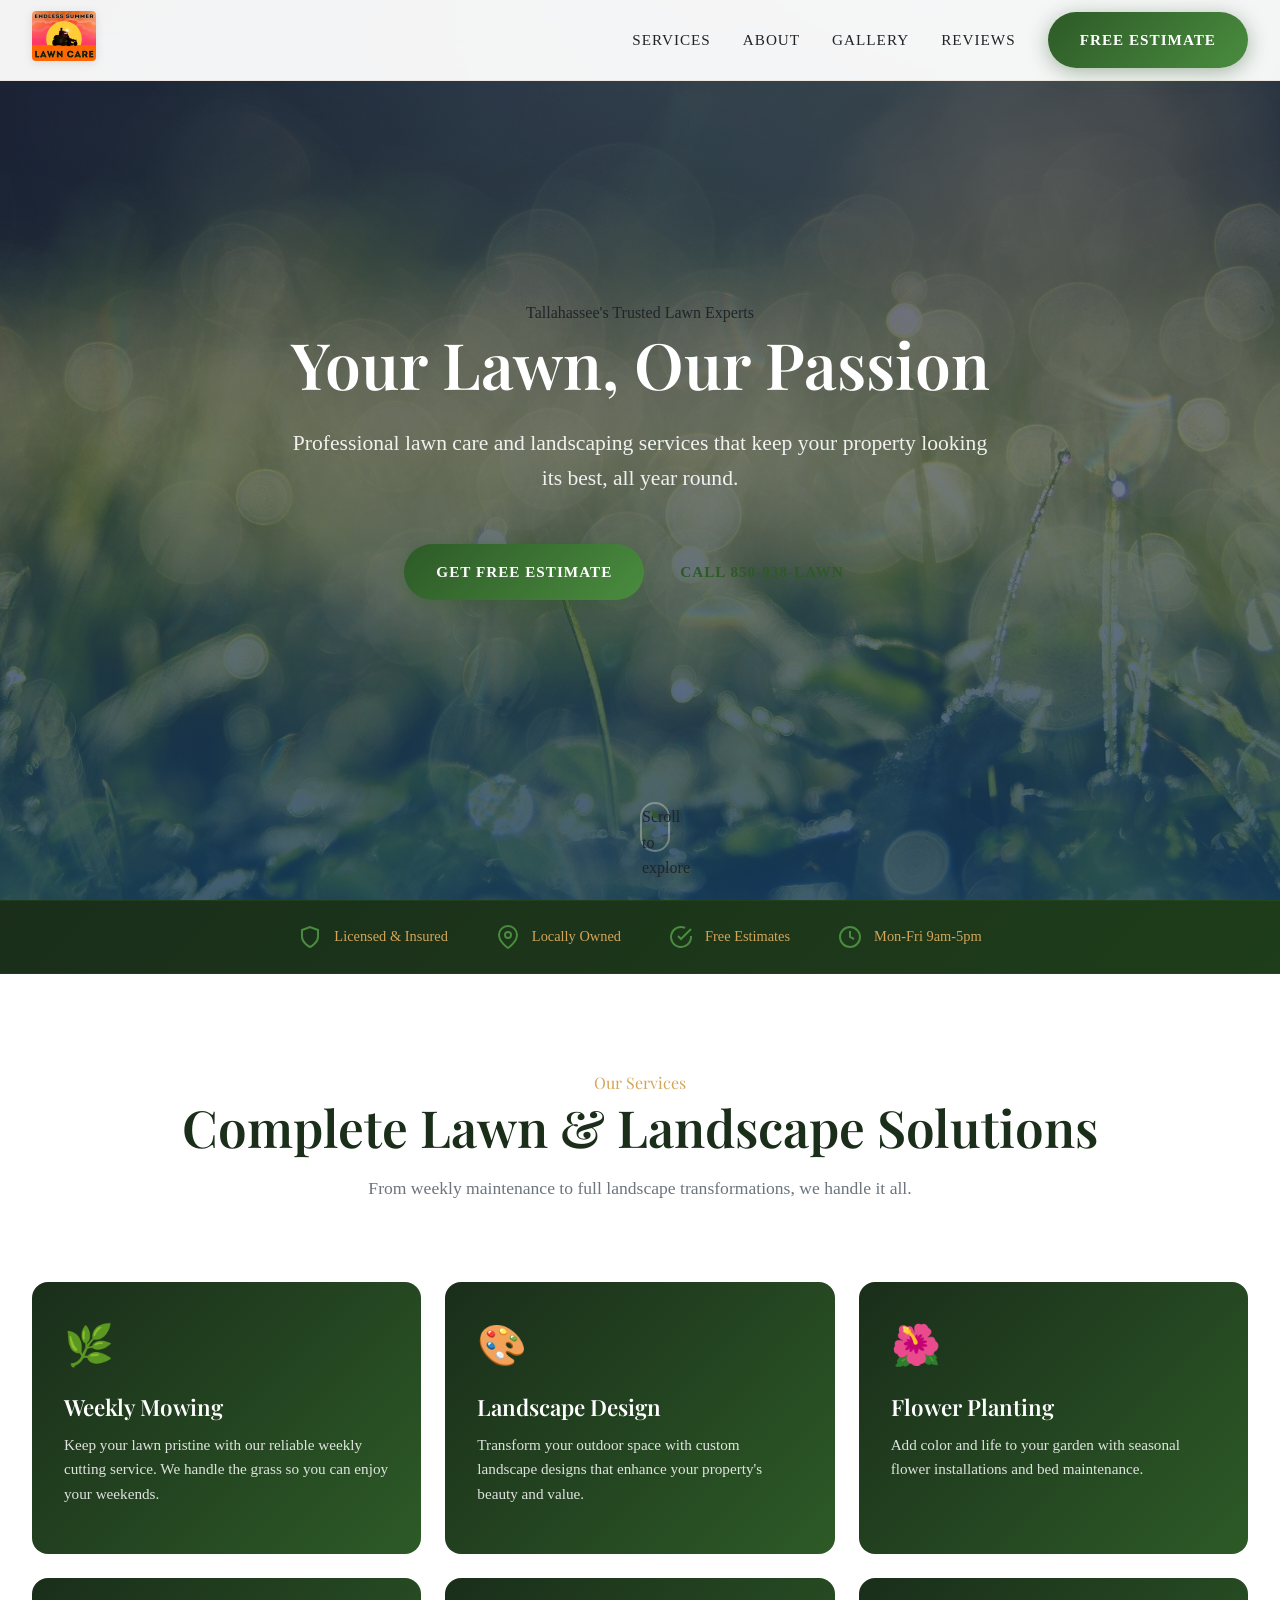
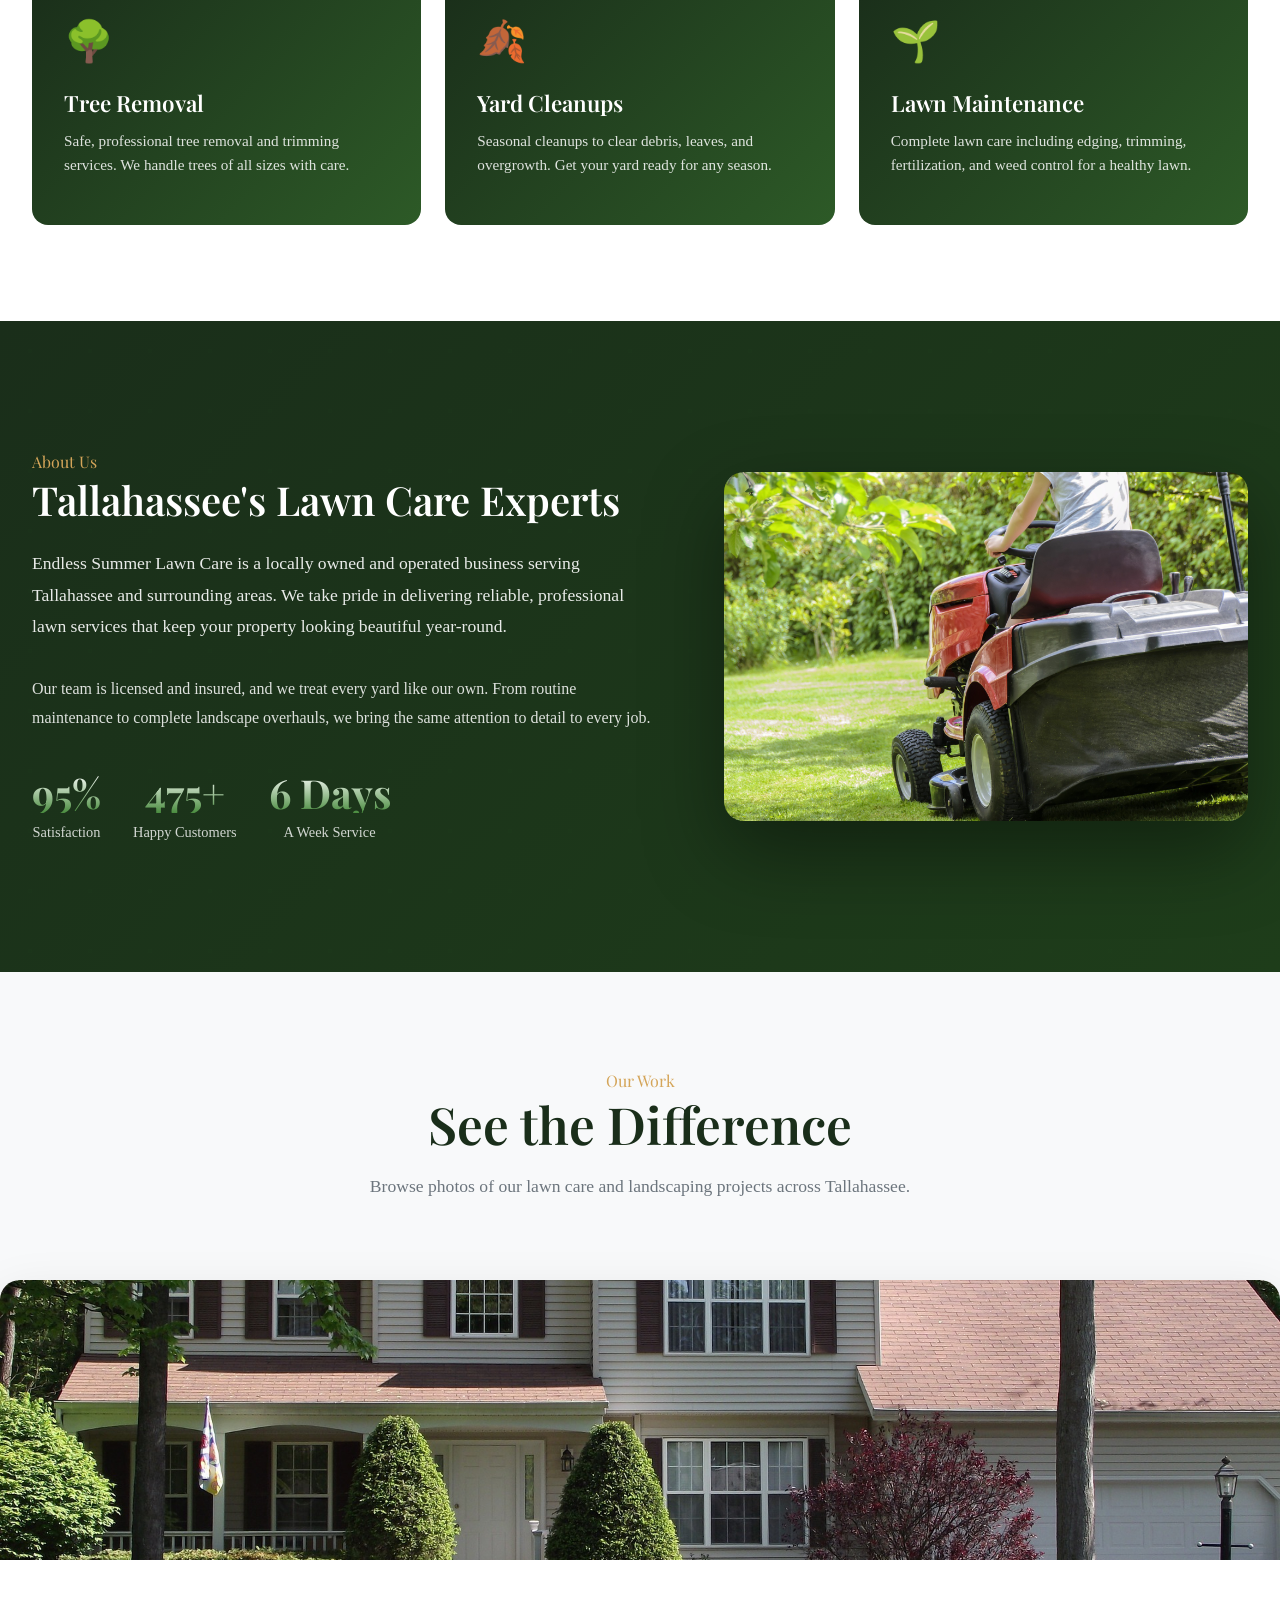
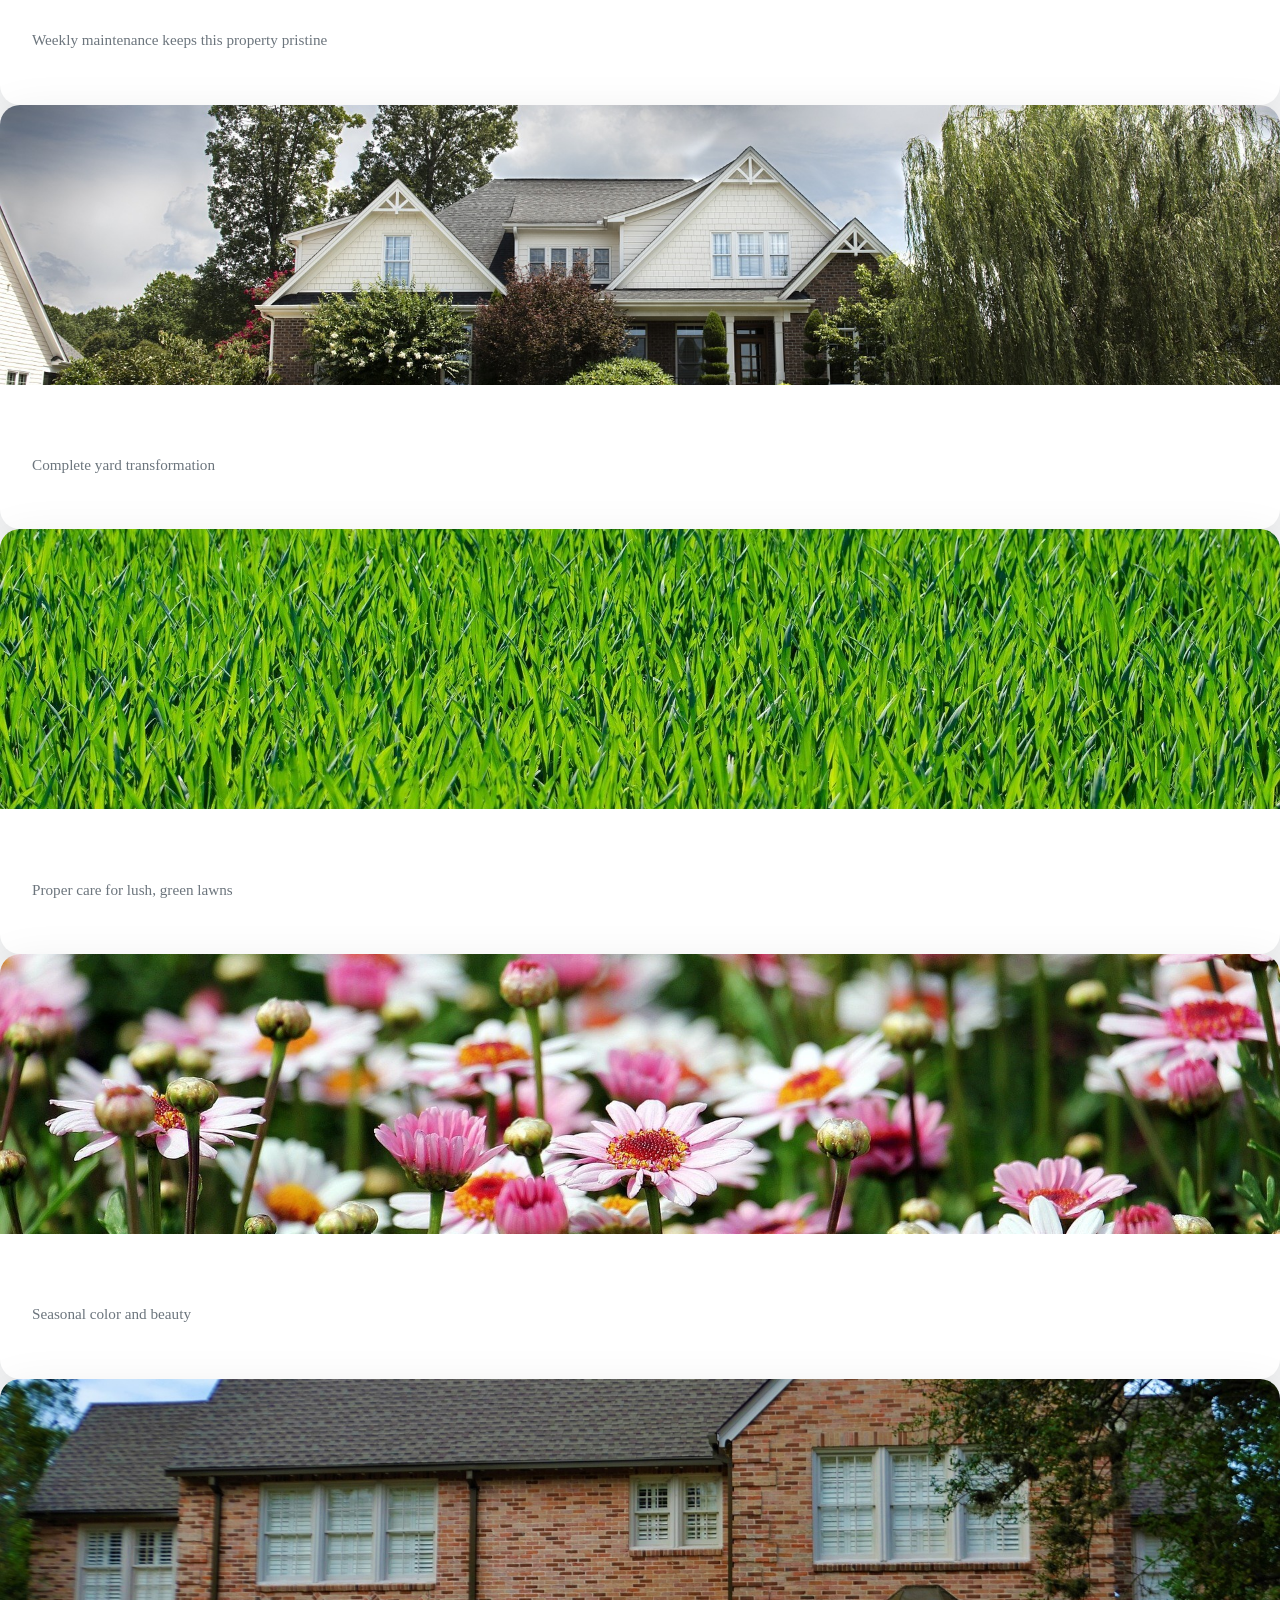
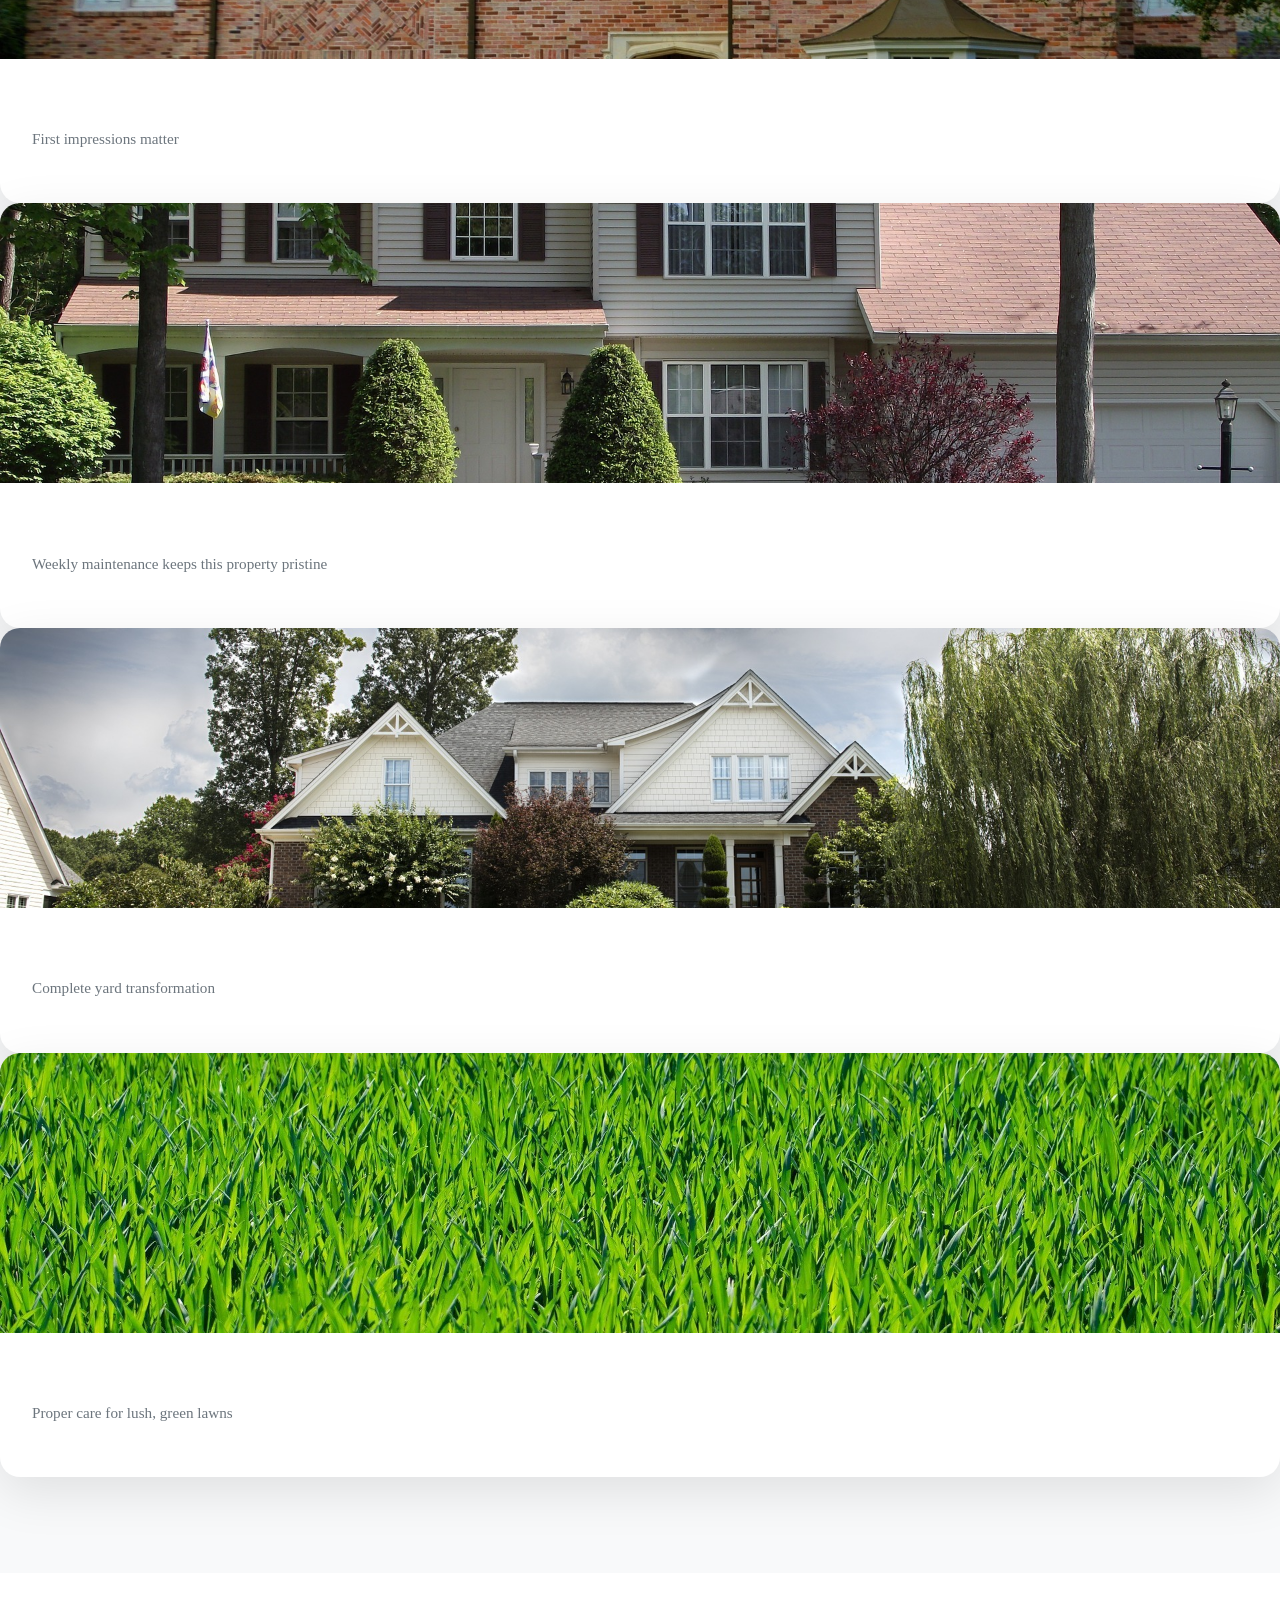
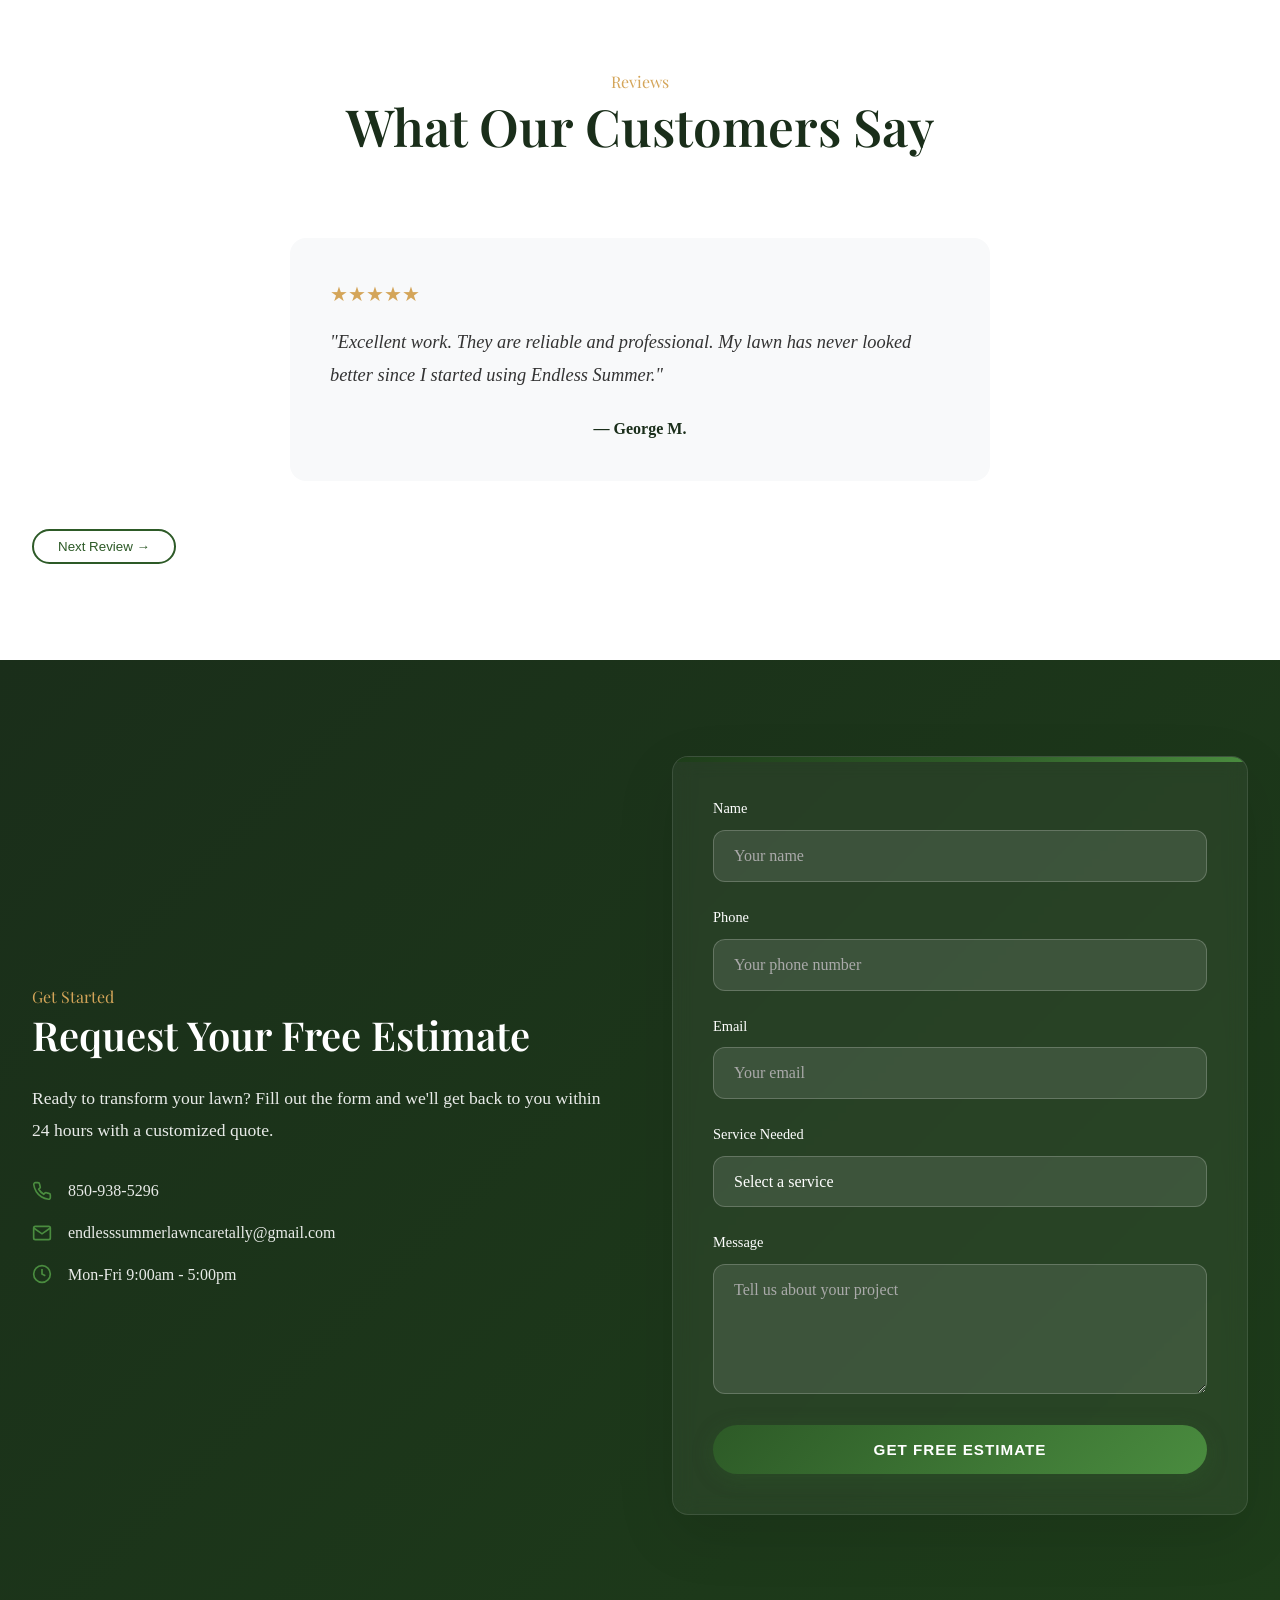
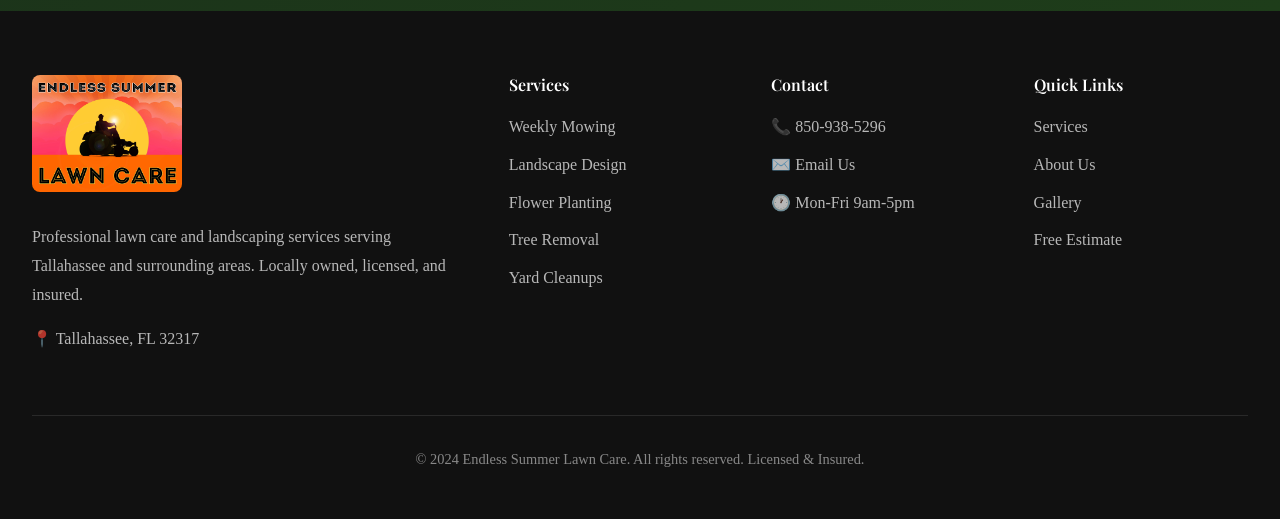
<file: index.html>
<!DOCTYPE html>
<html lang="en">
<head>
    <meta charset="UTF-8">
    <meta name="viewport" content="width=device-width, initial-scale=1.0">
    <meta name="description" content="Endless Summer Lawn Care - Professional lawn maintenance, landscaping, and yard services in Tallahassee, FL. Locally owned, licensed & insured. Free estimates.">
    <title>Endless Summer Lawn Care | Professional Lawn Services in Tallahassee, FL</title>
    <link rel="preconnect" href="https://fonts.googleapis.com">
    <link rel="preconnect" href="https://fonts.gstatic.com" crossorigin>
    <link href="https://fonts.googleapis.com/css2?family=Playfair+Display:wght@400;500;600;700&family=Source+Sans+3:wght@300;400;500;600;700&display=swap" rel="stylesheet">
    <link rel="stylesheet" href="css/styles.css">
</head>
<body>
    <!-- Scroll Progress -->
    <div class="scroll-progress"></div>

    <!-- Preloader -->
    <div class="preloader">
        <div class="preloader-content">
            <img src="images/logo.jpg" alt="Endless Summer Lawn Care" class="preloader-logo" style="max-width:180px;border-radius:8px;">
            <div class="preloader-spinner"></div>
        </div>
    </div>

    <!-- Navigation -->
    <nav class="navbar">
        <div class="nav-container">
            <a href="index.html" class="nav-logo">
                <img src="images/logo.jpg" alt="Endless Summer Lawn Care" style="max-height:50px;border-radius:4px;">
            </a>
            <ul class="nav-menu">
                <li><a href="#services" class="nav-link">Services</a></li>
                <li><a href="#about" class="nav-link">About</a></li>
                <li><a href="#gallery" class="nav-link">Gallery</a></li>
                <li><a href="#testimonials" class="nav-link">Reviews</a></li>
                <li><a href="pages/contact.html" class="btn btn-primary">Free Estimate</a></li>
            </ul>
            <div class="nav-toggle">
                <span></span>
                <span></span>
                <span></span>
            </div>
        </div>
    </nav>

    <!-- Hero Section -->
    <section class="hero">
        <div class="hero-video-container">
            <img src="images/hero-meadow.jpg" alt="Beautiful lawn maintained by Endless Summer" style="width:100%;height:100%;object-fit:cover;">
            <div class="hero-overlay"></div>
        </div>
        <div class="hero-content">
            <div class="hero-badge">
                <span>Tallahassee's Trusted Lawn Experts</span>
            </div>
            <h1 class="hero-title" style="color:#fff;">Your Lawn, Our Passion</h1>
            <p class="hero-subtitle" style="color:rgba(255,255,255,0.9);">Professional lawn care and landscaping services that keep your property looking its best, all year round.</p>
            <div class="hero-cta">
                <a href="#quote" class="btn btn-primary">Get Free Estimate</a>
                <a href="tel:850-938-5296" class="btn btn-outline">Call 850-938-LAWN</a>
            </div>
        </div>
        <div class="scroll-indicator">
            <span>Scroll to explore</span>
            <div class="scroll-arrow"></div>
        </div>
    </section>

    <!-- Credentials Bar -->
    <section class="credentials-bar">
        <div class="container">
            <div class="credentials-grid">
                <div class="credential-item">
                    <svg xmlns="http://www.w3.org/2000/svg" width="24" height="24" viewBox="0 0 24 24" fill="none" stroke="currentColor" stroke-width="2"><path d="M12 22s8-4 8-10V5l-8-3-8 3v7c0 6 8 10 8 10z"/></svg>
                    <span>Licensed & Insured</span>
                </div>
                <div class="credential-item">
                    <svg xmlns="http://www.w3.org/2000/svg" width="24" height="24" viewBox="0 0 24 24" fill="none" stroke="currentColor" stroke-width="2"><path d="M21 10c0 7-9 13-9 13s-9-6-9-13a9 9 0 0 1 18 0z"/><circle cx="12" cy="10" r="3"/></svg>
                    <span>Locally Owned</span>
                </div>
                <div class="credential-item">
                    <svg xmlns="http://www.w3.org/2000/svg" width="24" height="24" viewBox="0 0 24 24" fill="none" stroke="currentColor" stroke-width="2"><path d="M22 11.08V12a10 10 0 1 1-5.93-9.14"/><polyline points="22 4 12 14.01 9 11.01"/></svg>
                    <span>Free Estimates</span>
                </div>
                <div class="credential-item">
                    <svg xmlns="http://www.w3.org/2000/svg" width="24" height="24" viewBox="0 0 24 24" fill="none" stroke="currentColor" stroke-width="2"><circle cx="12" cy="12" r="10"/><polyline points="12 6 12 12 16 14"/></svg>
                    <span>Mon-Fri 9am-5pm</span>
                </div>
            </div>
        </div>
    </section>

    <!-- Services Section -->
    <section id="services" class="section" style="padding:6rem 0;background:#fff;">
        <div class="container">
            <div class="section-header reveal">
                <span class="section-tag">Our Services</span>
                <h2 style="color:#1a2e1a;">Complete Lawn & Landscape Solutions</h2>
                <p>From weekly maintenance to full landscape transformations, we handle it all.</p>
            </div>
            <div class="bento-grid reveal" style="display:grid;grid-template-columns:repeat(3,1fr);gap:1.5rem;margin-top:3rem;">
                <div class="bento-item" style="background:linear-gradient(135deg,#1a2e1a 0%,#2d5a27 100%);border-radius:16px;padding:2rem;position:relative;overflow:hidden;">
                    <div class="bento-content">
                        <div style="font-size:2.5rem;margin-bottom:1rem;">🌿</div>
                        <h3 style="color:#fff !important;font-family:'Playfair Display',serif;font-size:1.4rem;margin-bottom:0.75rem;">Weekly Mowing</h3>
                        <p style="color:rgba(255,255,255,0.85);font-size:0.95rem;line-height:1.6;">Keep your lawn pristine with our reliable weekly cutting service. We handle the grass so you can enjoy your weekends.</p>
                    </div>
                </div>
                <div class="bento-item" style="background:linear-gradient(135deg,#1a2e1a 0%,#2d5a27 100%);border-radius:16px;padding:2rem;position:relative;overflow:hidden;">
                    <div class="bento-content">
                        <div style="font-size:2.5rem;margin-bottom:1rem;">🎨</div>
                        <h3 style="color:#fff !important;font-family:'Playfair Display',serif;font-size:1.4rem;margin-bottom:0.75rem;">Landscape Design</h3>
                        <p style="color:rgba(255,255,255,0.85);font-size:0.95rem;line-height:1.6;">Transform your outdoor space with custom landscape designs that enhance your property's beauty and value.</p>
                    </div>
                </div>
                <div class="bento-item" style="background:linear-gradient(135deg,#1a2e1a 0%,#2d5a27 100%);border-radius:16px;padding:2rem;position:relative;overflow:hidden;">
                    <div class="bento-content">
                        <div style="font-size:2.5rem;margin-bottom:1rem;">🌺</div>
                        <h3 style="color:#fff !important;font-family:'Playfair Display',serif;font-size:1.4rem;margin-bottom:0.75rem;">Flower Planting</h3>
                        <p style="color:rgba(255,255,255,0.85);font-size:0.95rem;line-height:1.6;">Add color and life to your garden with seasonal flower installations and bed maintenance.</p>
                    </div>
                </div>
                <div class="bento-item" style="background:linear-gradient(135deg,#1a2e1a 0%,#2d5a27 100%);border-radius:16px;padding:2rem;position:relative;overflow:hidden;">
                    <div class="bento-content">
                        <div style="font-size:2.5rem;margin-bottom:1rem;">🌳</div>
                        <h3 style="color:#fff !important;font-family:'Playfair Display',serif;font-size:1.4rem;margin-bottom:0.75rem;">Tree Removal</h3>
                        <p style="color:rgba(255,255,255,0.85);font-size:0.95rem;line-height:1.6;">Safe, professional tree removal and trimming services. We handle trees of all sizes with care.</p>
                    </div>
                </div>
                <div class="bento-item" style="background:linear-gradient(135deg,#1a2e1a 0%,#2d5a27 100%);border-radius:16px;padding:2rem;position:relative;overflow:hidden;">
                    <div class="bento-content">
                        <div style="font-size:2.5rem;margin-bottom:1rem;">🍂</div>
                        <h3 style="color:#fff !important;font-family:'Playfair Display',serif;font-size:1.4rem;margin-bottom:0.75rem;">Yard Cleanups</h3>
                        <p style="color:rgba(255,255,255,0.85);font-size:0.95rem;line-height:1.6;">Seasonal cleanups to clear debris, leaves, and overgrowth. Get your yard ready for any season.</p>
                    </div>
                </div>
                <div class="bento-item" style="background:linear-gradient(135deg,#1a2e1a 0%,#2d5a27 100%);border-radius:16px;padding:2rem;position:relative;overflow:hidden;">
                    <div class="bento-content">
                        <div style="font-size:2.5rem;margin-bottom:1rem;">🌱</div>
                        <h3 style="color:#fff !important;font-family:'Playfair Display',serif;font-size:1.4rem;margin-bottom:0.75rem;">Lawn Maintenance</h3>
                        <p style="color:rgba(255,255,255,0.85);font-size:0.95rem;line-height:1.6;">Complete lawn care including edging, trimming, fertilization, and weed control for a healthy lawn.</p>
                    </div>
                </div>
            </div>
        </div>
    </section>

    <!-- About / Stats Section -->
    <section id="about" class="team-highlight">
        <div class="container">
            <div class="team-highlight-content reveal">
                <div class="team-highlight-text">
                    <span class="section-tag" style="color:#d4a559;">About Us</span>
                    <h2 style="color:#fff !important;font-family:'Playfair Display',serif;font-size:2.5rem;margin-bottom:1.5rem;">Tallahassee's Lawn Care Experts</h2>
                    <p style="color:rgba(255,255,255,0.9);font-size:1.1rem;line-height:1.8;margin-bottom:2rem;">Endless Summer Lawn Care is a locally owned and operated business serving Tallahassee and surrounding areas. We take pride in delivering reliable, professional lawn services that keep your property looking beautiful year-round.</p>
                    <p style="color:rgba(255,255,255,0.85);font-size:1rem;line-height:1.8;">Our team is licensed and insured, and we treat every yard like our own. From routine maintenance to complete landscape overhauls, we bring the same attention to detail to every job.</p>
                    <div style="display:flex;gap:2rem;margin-top:2.5rem;flex-wrap:wrap;">
                        <div style="text-align:center;">
                            <div class="stat-number" data-target="100" data-suffix="%" style="font-family:'Playfair Display',serif;font-size:2.5rem;font-weight:700;color:#d4a559;">0%</div>
                            <div style="color:rgba(255,255,255,0.8);font-size:0.9rem;margin-top:0.25rem;">Satisfaction</div>
                        </div>
                        <div style="text-align:center;">
                            <div class="stat-number" data-target="500" data-suffix="+" style="font-family:'Playfair Display',serif;font-size:2.5rem;font-weight:700;color:#d4a559;">0+</div>
                            <div style="color:rgba(255,255,255,0.8);font-size:0.9rem;margin-top:0.25rem;">Happy Customers</div>
                        </div>
                        <div style="text-align:center;">
                            <div class="stat-number" data-target="7" data-suffix=" Days" style="font-family:'Playfair Display',serif;font-size:2.5rem;font-weight:700;color:#d4a559;">0 Days</div>
                            <div style="color:rgba(255,255,255,0.8);font-size:0.9rem;margin-top:0.25rem;">A Week Service</div>
                        </div>
                    </div>
                </div>
                <div class="team-highlight-image">
                    <img src="images/mowing.jpg" alt="Professional lawn mowing" style="width:100%;border-radius:16px;box-shadow:0 20px 60px rgba(0,0,0,0.3);">
                </div>
            </div>
        </div>
    </section>

    <!-- Gallery Carousel -->
    <section id="gallery" class="section" style="padding:6rem 0;background:#f8f9fa;">
        <div class="container">
            <div class="section-header reveal">
                <span class="section-tag">Our Work</span>
                <h2 style="color:#1a2e1a;">See the Difference</h2>
                <p>Browse photos of our lawn care and landscaping projects across Tallahassee.</p>
            </div>
        </div>
        <div class="carousel-container reveal" style="margin-top:3rem;">
            <div class="carousel-track">
                <div class="carousel-card">
                    <img src="images/portfolio-1.jpg" alt="Beautiful home lawn">
                    <div class="carousel-card-content">
                        <h3 style="color:#fff !important;">Residential Lawn Care</h3>
                        <p>Weekly maintenance keeps this property pristine</p>
                    </div>
                </div>
                <div class="carousel-card">
                    <img src="images/portfolio-2.jpg" alt="Landscaped property">
                    <div class="carousel-card-content">
                        <h3 style="color:#fff !important;">Full Landscape Design</h3>
                        <p>Complete yard transformation</p>
                    </div>
                </div>
                <div class="carousel-card">
                    <img src="images/grass-closeup.jpg" alt="Healthy grass">
                    <div class="carousel-card-content">
                        <h3 style="color:#fff !important;">Healthy Grass</h3>
                        <p>Proper care for lush, green lawns</p>
                    </div>
                </div>
                <div class="carousel-card">
                    <img src="images/flowers.jpg" alt="Flower beds">
                    <div class="carousel-card-content">
                        <h3 style="color:#fff !important;">Flower Installations</h3>
                        <p>Seasonal color and beauty</p>
                    </div>
                </div>
                <div class="carousel-card">
                    <img src="images/portfolio-3.jpg" alt="Home landscape">
                    <div class="carousel-card-content">
                        <h3 style="color:#fff !important;">Curb Appeal</h3>
                        <p>First impressions matter</p>
                    </div>
                </div>
                <!-- Duplicates for infinite scroll -->
                <div class="carousel-card">
                    <img src="images/portfolio-1.jpg" alt="Beautiful home lawn">
                    <div class="carousel-card-content">
                        <h3 style="color:#fff !important;">Residential Lawn Care</h3>
                        <p>Weekly maintenance keeps this property pristine</p>
                    </div>
                </div>
                <div class="carousel-card">
                    <img src="images/portfolio-2.jpg" alt="Landscaped property">
                    <div class="carousel-card-content">
                        <h3 style="color:#fff !important;">Full Landscape Design</h3>
                        <p>Complete yard transformation</p>
                    </div>
                </div>
                <div class="carousel-card">
                    <img src="images/grass-closeup.jpg" alt="Healthy grass">
                    <div class="carousel-card-content">
                        <h3 style="color:#fff !important;">Healthy Grass</h3>
                        <p>Proper care for lush, green lawns</p>
                    </div>
                </div>
            </div>
        </div>
    </section>

    <!-- Testimonials -->
    <section id="testimonials" class="section" style="padding:6rem 0;background:#fff;">
        <div class="container">
            <div class="section-header reveal">
                <span class="section-tag">Reviews</span>
                <h2 style="color:#1a2e1a;">What Our Customers Say</h2>
            </div>
            <div class="testimonials-container reveal" style="margin-top:3rem;">
                <div class="testimonial-card" style="background:#f8f9fa;border-radius:16px;padding:2.5rem;max-width:700px;margin:0 auto;">
                    <div class="testimonial-stars" style="color:#d4a559;font-size:1.25rem;margin-bottom:1rem;">★★★★★</div>
                    <blockquote style="font-size:1.15rem;line-height:1.8;color:#333;font-style:italic;margin-bottom:1.5rem;">"Excellent work. They are reliable and professional. My lawn has never looked better since I started using Endless Summer."</blockquote>
                    <div class="testimonial-author" style="font-weight:600;color:#1a2e1a;">— George M.</div>
                </div>
                <div class="testimonial-card" style="background:#f8f9fa;border-radius:16px;padding:2.5rem;max-width:700px;margin:0 auto;display:none;">
                    <div class="testimonial-stars" style="color:#d4a559;font-size:1.25rem;margin-bottom:1rem;">★★★★★</div>
                    <blockquote style="font-size:1.15rem;line-height:1.8;color:#333;font-style:italic;margin-bottom:1.5rem;">"I've used them for many years. They offer planting, tree removal, cleanups, and more. Great all-around service."</blockquote>
                    <div class="testimonial-author" style="font-weight:600;color:#1a2e1a;">— Tammy S.</div>
                </div>
                <div class="testimonial-card" style="background:#f8f9fa;border-radius:16px;padding:2.5rem;max-width:700px;margin:0 auto;display:none;">
                    <div class="testimonial-stars" style="color:#d4a559;font-size:1.25rem;margin-bottom:1rem;">★★★★★</div>
                    <blockquote style="font-size:1.15rem;line-height:1.8;color:#333;font-style:italic;margin-bottom:1.5rem;">"Noticed a big improvement in my grass quality after switching to Endless Summer. Highly recommend them."</blockquote>
                    <div class="testimonial-author" style="font-weight:600;color:#1a2e1a;">— Tyler D.</div>
                </div>
            </div>
            <div style="text-align:center;margin-top:1.5rem;">
                <button class="testimonial-nav" onclick="cycleTestimonials()" style="background:transparent;border:2px solid #2d5a27;color:#2d5a27;padding:0.5rem 1.5rem;border-radius:25px;cursor:pointer;font-weight:500;">Next Review →</button>
            </div>
        </div>
    </section>

    <!-- Quote Form Section -->
    <section id="quote" class="section" style="padding:6rem 0;background:linear-gradient(135deg,#1a2e1a 0%,#1e3d1a 100%);">
        <div class="container">
            <div style="display:grid;grid-template-columns:1fr 1fr;gap:4rem;align-items:center;">
                <div class="reveal">
                    <span class="section-tag" style="color:#d4a559;">Get Started</span>
                    <h2 style="color:#fff !important;font-family:'Playfair Display',serif;font-size:2.5rem;margin-bottom:1.5rem;">Request Your Free Estimate</h2>
                    <p style="color:rgba(255,255,255,0.9);font-size:1.1rem;line-height:1.8;margin-bottom:2rem;">Ready to transform your lawn? Fill out the form and we'll get back to you within 24 hours with a customized quote.</p>
                    <div style="display:flex;flex-direction:column;gap:1rem;">
                        <div style="display:flex;align-items:center;gap:1rem;color:rgba(255,255,255,0.9);">
                            <svg xmlns="http://www.w3.org/2000/svg" width="20" height="20" viewBox="0 0 24 24" fill="none" stroke="#4a8c3f" stroke-width="2"><path d="M22 16.92v3a2 2 0 0 1-2.18 2 19.79 19.79 0 0 1-8.63-3.07 19.5 19.5 0 0 1-6-6 19.79 19.79 0 0 1-3.07-8.67A2 2 0 0 1 4.11 2h3a2 2 0 0 1 2 1.72c.127.96.361 1.903.7 2.81a2 2 0 0 1-.45 2.11L8.09 9.91a16 16 0 0 0 6 6l1.27-1.27a2 2 0 0 1 2.11-.45c.907.339 1.85.573 2.81.7A2 2 0 0 1 22 16.92z"/></svg>
                            <span>850-938-5296</span>
                        </div>
                        <div style="display:flex;align-items:center;gap:1rem;color:rgba(255,255,255,0.9);">
                            <svg xmlns="http://www.w3.org/2000/svg" width="20" height="20" viewBox="0 0 24 24" fill="none" stroke="#4a8c3f" stroke-width="2"><path d="M4 4h16c1.1 0 2 .9 2 2v12c0 1.1-.9 2-2 2H4c-1.1 0-2-.9-2-2V6c0-1.1.9-2 2-2z"/><polyline points="22,6 12,13 2,6"/></svg>
                            <span>endlesssummerlawncaretally@gmail.com</span>
                        </div>
                        <div style="display:flex;align-items:center;gap:1rem;color:rgba(255,255,255,0.9);">
                            <svg xmlns="http://www.w3.org/2000/svg" width="20" height="20" viewBox="0 0 24 24" fill="none" stroke="#4a8c3f" stroke-width="2"><circle cx="12" cy="12" r="10"/><polyline points="12 6 12 12 16 14"/></svg>
                            <span>Mon-Fri 9:00am - 5:00pm</span>
                        </div>
                    </div>
                </div>
                <div class="reveal">
                    <form id="quote-form" class="quote-form" style="background:rgba(255,255,255,0.05);backdrop-filter:blur(10px);border-radius:16px;padding:2.5rem;border:1px solid rgba(255,255,255,0.1);">
                        <div class="form-group">
                            <label style="color:#fff;">Name</label>
                            <input type="text" name="name" placeholder="Your name" required style="background:rgba(255,255,255,0.1);border:1px solid rgba(255,255,255,0.2);color:#fff;">
                        </div>
                        <div class="form-group">
                            <label style="color:#fff;">Phone</label>
                            <input type="tel" name="phone" placeholder="Your phone number" required style="background:rgba(255,255,255,0.1);border:1px solid rgba(255,255,255,0.2);color:#fff;">
                        </div>
                        <div class="form-group">
                            <label style="color:#fff;">Email</label>
                            <input type="email" name="email" placeholder="Your email" required style="background:rgba(255,255,255,0.1);border:1px solid rgba(255,255,255,0.2);color:#fff;">
                        </div>
                        <div class="form-group">
                            <label style="color:#fff;">Service Needed</label>
                            <select name="service" required style="background:rgba(255,255,255,0.1);border:1px solid rgba(255,255,255,0.2);color:#fff;">
                                <option value="">Select a service</option>
                                <option value="mowing">Weekly Mowing</option>
                                <option value="landscape">Landscape Design</option>
                                <option value="flowers">Flower Planting</option>
                                <option value="tree">Tree Removal</option>
                                <option value="cleanup">Yard Cleanup</option>
                                <option value="maintenance">Lawn Maintenance</option>
                                <option value="other">Other</option>
                            </select>
                        </div>
                        <div class="form-group">
                            <label style="color:#fff;">Message</label>
                            <textarea name="message" placeholder="Tell us about your project" rows="4" style="background:rgba(255,255,255,0.1);border:1px solid rgba(255,255,255,0.2);color:#fff;"></textarea>
                        </div>
                        <button type="submit" class="btn btn-primary" style="width:100%;padding:1rem;">Get Free Estimate</button>
                    </form>
                </div>
            </div>
        </div>
    </section>

    <!-- Footer -->
    <footer style="background:#111;padding:4rem 0 2rem;">
        <div class="container">
            <div style="display:grid;grid-template-columns:2fr 1fr 1fr 1fr;gap:3rem;margin-bottom:3rem;">
                <div>
                    <img src="images/logo.jpg" alt="Endless Summer Lawn Care" style="max-width:150px;border-radius:8px;margin-bottom:1.5rem;">
                    <p style="color:rgba(255,255,255,0.7);line-height:1.8;margin-bottom:1rem;">Professional lawn care and landscaping services serving Tallahassee and surrounding areas. Locally owned, licensed, and insured.</p>
                    <p style="color:rgba(255,255,255,0.7);">📍 Tallahassee, FL 32317</p>
                </div>
                <div>
                    <h4 style="color:#fff;font-family:'Playfair Display',serif;margin-bottom:1.25rem;">Services</h4>
                    <ul style="list-style:none;padding:0;">
                        <li style="margin-bottom:0.75rem;"><a href="#services" style="color:rgba(255,255,255,0.7);text-decoration:none;">Weekly Mowing</a></li>
                        <li style="margin-bottom:0.75rem;"><a href="#services" style="color:rgba(255,255,255,0.7);text-decoration:none;">Landscape Design</a></li>
                        <li style="margin-bottom:0.75rem;"><a href="#services" style="color:rgba(255,255,255,0.7);text-decoration:none;">Flower Planting</a></li>
                        <li style="margin-bottom:0.75rem;"><a href="#services" style="color:rgba(255,255,255,0.7);text-decoration:none;">Tree Removal</a></li>
                        <li style="margin-bottom:0.75rem;"><a href="#services" style="color:rgba(255,255,255,0.7);text-decoration:none;">Yard Cleanups</a></li>
                    </ul>
                </div>
                <div>
                    <h4 style="color:#fff;font-family:'Playfair Display',serif;margin-bottom:1.25rem;">Contact</h4>
                    <ul style="list-style:none;padding:0;">
                        <li style="margin-bottom:0.75rem;color:rgba(255,255,255,0.7);">📞 850-938-5296</li>
                        <li style="margin-bottom:0.75rem;"><a href="mailto:endlesssummerlawncaretally@gmail.com" style="color:rgba(255,255,255,0.7);text-decoration:none;">✉️ Email Us</a></li>
                        <li style="margin-bottom:0.75rem;color:rgba(255,255,255,0.7);">🕐 Mon-Fri 9am-5pm</li>
                    </ul>
                </div>
                <div>
                    <h4 style="color:#fff;font-family:'Playfair Display',serif;margin-bottom:1.25rem;">Quick Links</h4>
                    <ul style="list-style:none;padding:0;">
                        <li style="margin-bottom:0.75rem;"><a href="#services" style="color:rgba(255,255,255,0.7);text-decoration:none;">Services</a></li>
                        <li style="margin-bottom:0.75rem;"><a href="#about" style="color:rgba(255,255,255,0.7);text-decoration:none;">About Us</a></li>
                        <li style="margin-bottom:0.75rem;"><a href="#gallery" style="color:rgba(255,255,255,0.7);text-decoration:none;">Gallery</a></li>
                        <li style="margin-bottom:0.75rem;"><a href="#quote" style="color:rgba(255,255,255,0.7);text-decoration:none;">Free Estimate</a></li>
                    </ul>
                </div>
            </div>
            <div style="border-top:1px solid rgba(255,255,255,0.1);padding-top:2rem;text-align:center;">
                <p style="color:rgba(255,255,255,0.5);font-size:0.9rem;">© 2024 Endless Summer Lawn Care. All rights reserved. Licensed & Insured.</p>
            </div>
        </div>
    </footer>

    <!-- Tracking Script -->
    <script>
    // Oasis View Tracking
    (function() {
        const SUPABASE_URL = 'https://tzsatbviltcvelicbxoa.supabase.co';
        const SUPABASE_KEY = 'eyJhbGciOiJIUzI1NiIsInR5cCI6IkpXVCJ9.eyJpc3MiOiJzdXBhYmFzZSIsInJlZiI6InR6c2F0YnZpbHRjdmVsaWNieG9hIiwicm9sZSI6ImFub24iLCJpYXQiOjE3NzQ3MzM1MzAsImV4cCI6MjA5MDMwOTUzMH0.y8TxI5GFeKPgtXnkJ8Z83O0C7pJHvWCZVtJo2Oon6xw';
        const INTERNAL_IPS = ['128.2.149.230'];
        if (sessionStorage.getItem('oasis_tracked')) return;
        fetch('https://api.ipify.org?format=json').then(r => r.json()).then(data => {
            const isInternal = INTERNAL_IPS.includes(data.ip);
            fetch(SUPABASE_URL + '/rest/v1/sites?deployment_url=eq.' + encodeURIComponent(window.location.origin) + '&select=id,view_count,internal_views,client_views', {
                headers: { 'apikey': SUPABASE_KEY, 'Authorization': 'Bearer ' + SUPABASE_KEY }
            })
            .then(r => r.json())
            .then(sites => {
                if (sites && sites[0]) {
                    var s = sites[0], updateData = {};
                    if (s.internal_views !== undefined) {
                        if (isInternal) updateData.internal_views = (s.internal_views || 0) + 1;
                        else { updateData.client_views = (s.client_views || 0) + 1; updateData.viewed = true; }
                    } else if (!isInternal) {
                        updateData.viewed = true;
                        updateData.view_count = (s.view_count || 0) + 1;
                    }
                    if (Object.keys(updateData).length > 0) {
                        fetch(SUPABASE_URL + '/rest/v1/sites?id=eq.' + s.id, {
                            method: 'PATCH',
                            headers: { 'apikey': SUPABASE_KEY, 'Authorization': 'Bearer ' + SUPABASE_KEY, 'Content-Type': 'application/json' },
                            body: JSON.stringify(updateData)
                        });
                    }
                    sessionStorage.setItem('oasis_tracked', '1');
                }
            });
        }).catch(() => {});
    })();

    // Testimonial cycling
    let currentTestimonial = 0;
    function cycleTestimonials() {
        const cards = document.querySelectorAll('.testimonial-card');
        cards[currentTestimonial].style.display = 'none';
        currentTestimonial = (currentTestimonial + 1) % cards.length;
        cards[currentTestimonial].style.display = 'block';
    }
    </script>
    <script src="js/main.js"></script>
</body>
</html>
</file>
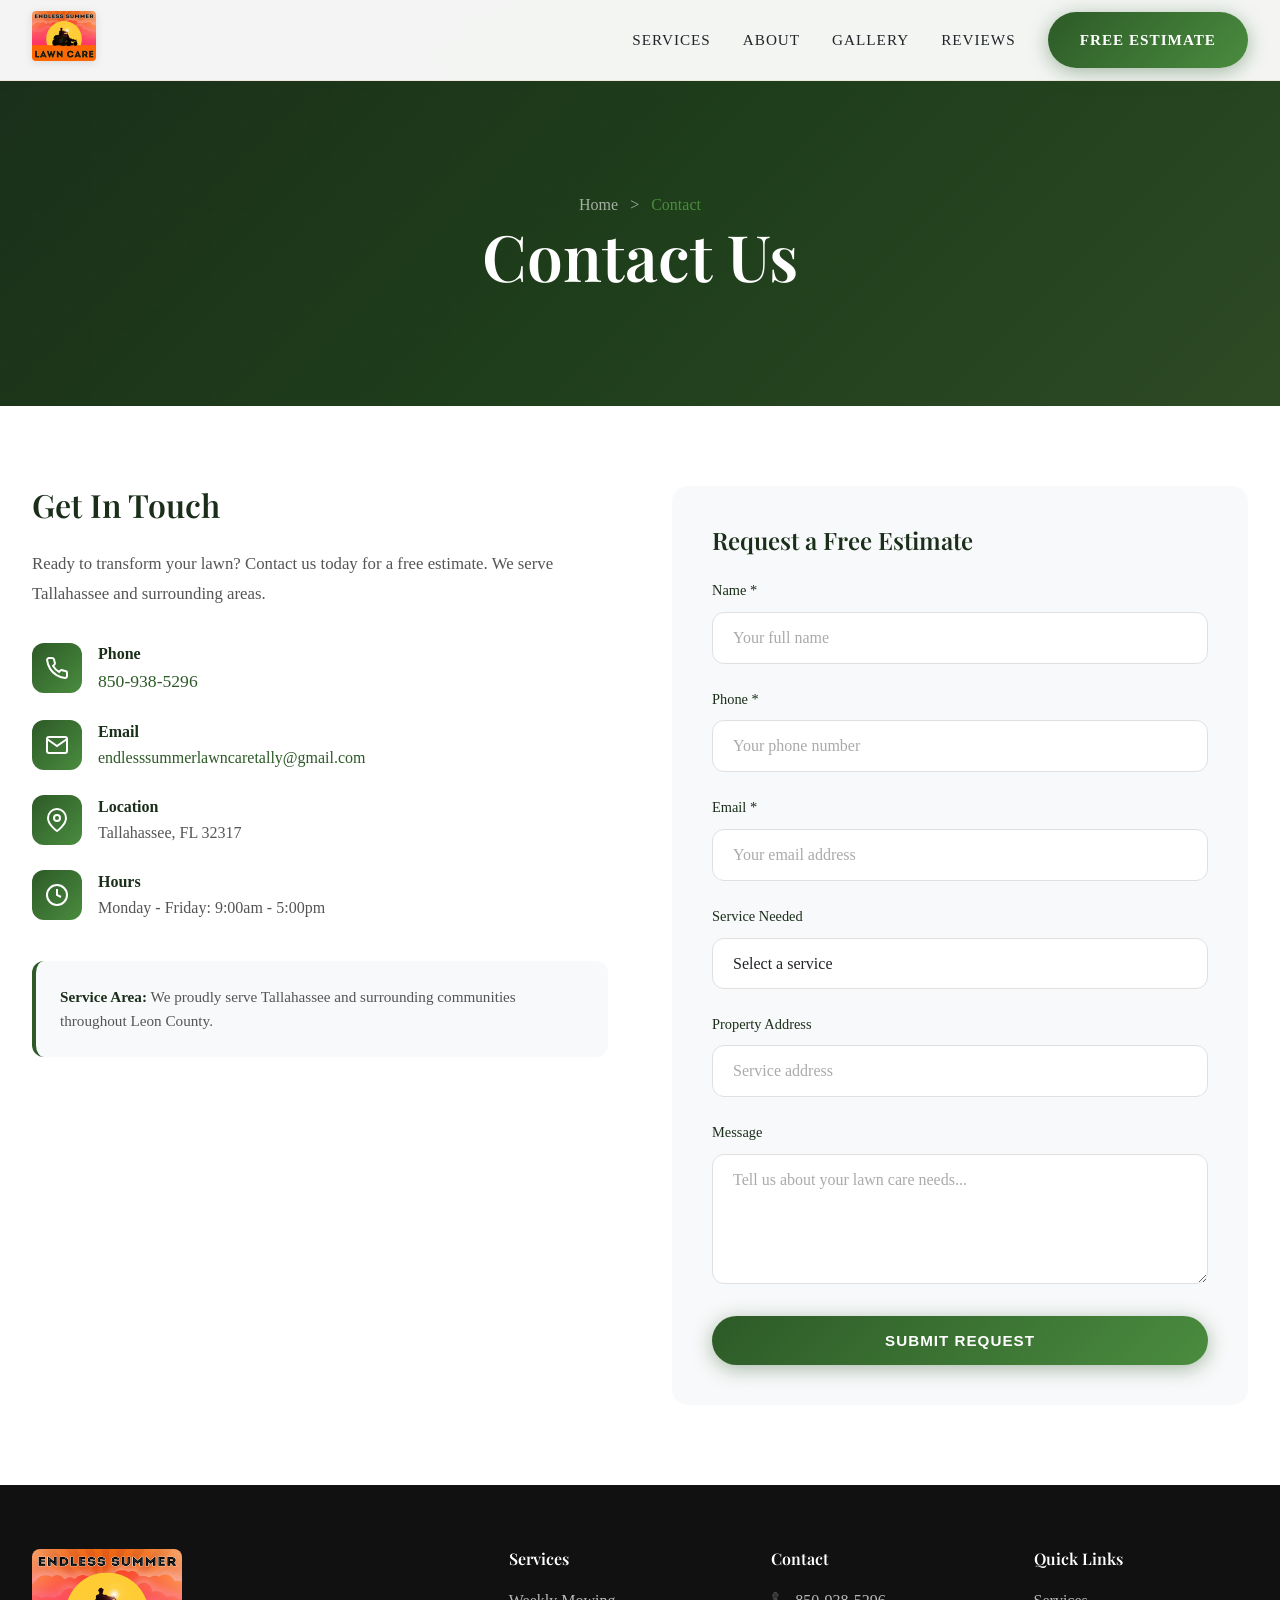
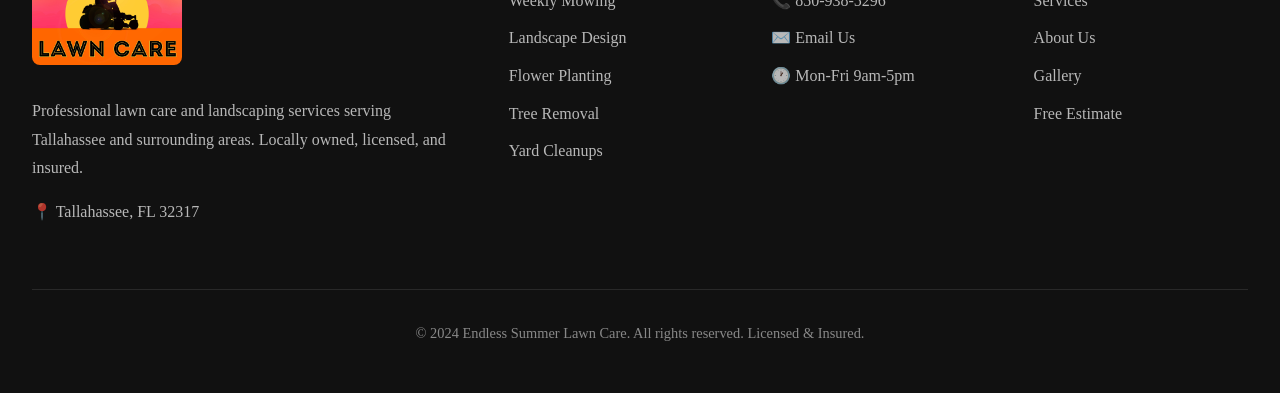
<file: pages/contact.html>
<!DOCTYPE html>
<html lang="en">
<head>
    <meta charset="UTF-8">
    <meta name="viewport" content="width=device-width, initial-scale=1.0">
    <meta name="description" content="Contact Endless Summer Lawn Care for a free estimate. Call 850-938-5296 or fill out our form. Serving Tallahassee, FL.">
    <title>Contact Us | Endless Summer Lawn Care</title>
    <link rel="preconnect" href="https://fonts.googleapis.com">
    <link rel="preconnect" href="https://fonts.gstatic.com" crossorigin>
    <link href="https://fonts.googleapis.com/css2?family=Playfair+Display:wght@400;500;600;700&family=Source+Sans+3:wght@300;400;500;600;700&display=swap" rel="stylesheet">
    <link rel="stylesheet" href="../css/styles.css">
    <style>
        @media (max-width: 768px) {
            .responsive-grid { grid-template-columns: 1fr !important; }
        }
    </style>
</head>
<body>
    <!-- Scroll Progress -->
    <div class="scroll-progress"></div>

    <!-- Navigation -->
    <nav class="navbar">
        <div class="nav-container">
            <a href="../index.html" class="nav-logo">
                <img src="../images/logo.jpg" alt="Endless Summer Lawn Care" style="max-height:50px;border-radius:4px;">
            </a>
            <ul class="nav-menu">
                <li><a href="../index.html#services" class="nav-link">Services</a></li>
                <li><a href="../index.html#about" class="nav-link">About</a></li>
                <li><a href="../index.html#gallery" class="nav-link">Gallery</a></li>
                <li><a href="../index.html#testimonials" class="nav-link">Reviews</a></li>
                <li><a href="contact.html" class="btn btn-primary">Free Estimate</a></li>
            </ul>
            <div class="nav-toggle">
                <span></span>
                <span></span>
                <span></span>
            </div>
        </div>
    </nav>

    <!-- Page Header -->
    <section class="page-header">
        <div class="container">
            <div class="breadcrumb"><a href="../index.html">Home</a> &gt; <span>Contact</span></div>
            <h1>Contact Us</h1>
        </div>
    </section>

    <!-- Contact Content -->
    <section class="section" style="padding:5rem 0;background:#fff;">
        <div class="container">
            <div class="responsive-grid" style="display:grid;grid-template-columns:1fr 1fr;gap:4rem;align-items:start;">
                <!-- Contact Info -->
                <div class="reveal">
                    <h2 style="font-family:'Playfair Display',serif;font-size:2rem;color:#1a2e1a;margin-bottom:1.5rem;">Get In Touch</h2>
                    <p style="color:#555;font-size:1.05rem;line-height:1.8;margin-bottom:2rem;">Ready to transform your lawn? Contact us today for a free estimate. We serve Tallahassee and surrounding areas.</p>

                    <div style="display:flex;flex-direction:column;gap:1.5rem;margin-bottom:2.5rem;">
                        <div style="display:flex;align-items:center;gap:1rem;">
                            <div style="width:50px;height:50px;background:linear-gradient(135deg,#2d5a27,#4a8c3f);border-radius:12px;display:flex;align-items:center;justify-content:center;">
                                <svg xmlns="http://www.w3.org/2000/svg" width="24" height="24" viewBox="0 0 24 24" fill="none" stroke="#fff" stroke-width="2"><path d="M22 16.92v3a2 2 0 0 1-2.18 2 19.79 19.79 0 0 1-8.63-3.07 19.5 19.5 0 0 1-6-6 19.79 19.79 0 0 1-3.07-8.67A2 2 0 0 1 4.11 2h3a2 2 0 0 1 2 1.72c.127.96.361 1.903.7 2.81a2 2 0 0 1-.45 2.11L8.09 9.91a16 16 0 0 0 6 6l1.27-1.27a2 2 0 0 1 2.11-.45c.907.339 1.85.573 2.81.7A2 2 0 0 1 22 16.92z"/></svg>
                            </div>
                            <div>
                                <div style="font-weight:600;color:#1a2e1a;">Phone</div>
                                <a href="tel:850-938-5296" style="color:#2d5a27;text-decoration:none;font-size:1.1rem;">850-938-5296</a>
                            </div>
                        </div>
                        <div style="display:flex;align-items:center;gap:1rem;">
                            <div style="width:50px;height:50px;background:linear-gradient(135deg,#2d5a27,#4a8c3f);border-radius:12px;display:flex;align-items:center;justify-content:center;">
                                <svg xmlns="http://www.w3.org/2000/svg" width="24" height="24" viewBox="0 0 24 24" fill="none" stroke="#fff" stroke-width="2"><path d="M4 4h16c1.1 0 2 .9 2 2v12c0 1.1-.9 2-2 2H4c-1.1 0-2-.9-2-2V6c0-1.1.9-2 2-2z"/><polyline points="22,6 12,13 2,6"/></svg>
                            </div>
                            <div>
                                <div style="font-weight:600;color:#1a2e1a;">Email</div>
                                <a href="mailto:endlesssummerlawncaretally@gmail.com" style="color:#2d5a27;text-decoration:none;">endlesssummerlawncaretally@gmail.com</a>
                            </div>
                        </div>
                        <div style="display:flex;align-items:center;gap:1rem;">
                            <div style="width:50px;height:50px;background:linear-gradient(135deg,#2d5a27,#4a8c3f);border-radius:12px;display:flex;align-items:center;justify-content:center;">
                                <svg xmlns="http://www.w3.org/2000/svg" width="24" height="24" viewBox="0 0 24 24" fill="none" stroke="#fff" stroke-width="2"><path d="M21 10c0 7-9 13-9 13s-9-6-9-13a9 9 0 0 1 18 0z"/><circle cx="12" cy="10" r="3"/></svg>
                            </div>
                            <div>
                                <div style="font-weight:600;color:#1a2e1a;">Location</div>
                                <span style="color:#555;">Tallahassee, FL 32317</span>
                            </div>
                        </div>
                        <div style="display:flex;align-items:center;gap:1rem;">
                            <div style="width:50px;height:50px;background:linear-gradient(135deg,#2d5a27,#4a8c3f);border-radius:12px;display:flex;align-items:center;justify-content:center;">
                                <svg xmlns="http://www.w3.org/2000/svg" width="24" height="24" viewBox="0 0 24 24" fill="none" stroke="#fff" stroke-width="2"><circle cx="12" cy="12" r="10"/><polyline points="12 6 12 12 16 14"/></svg>
                            </div>
                            <div>
                                <div style="font-weight:600;color:#1a2e1a;">Hours</div>
                                <span style="color:#555;">Monday - Friday: 9:00am - 5:00pm</span>
                            </div>
                        </div>
                    </div>

                    <div style="background:#f8f9fa;border-radius:12px;padding:1.5rem;border-left:4px solid #2d5a27;">
                        <p style="color:#555;font-size:0.95rem;margin:0;"><strong style="color:#1a2e1a;">Service Area:</strong> We proudly serve Tallahassee and surrounding communities throughout Leon County.</p>
                    </div>
                </div>

                <!-- Contact Form -->
                <div class="reveal">
                    <div style="background:#f8f9fa;border-radius:16px;padding:2.5rem;">
                        <h3 style="font-family:'Playfair Display',serif;font-size:1.5rem;color:#1a2e1a;margin-bottom:1.5rem;">Request a Free Estimate</h3>
                        <form id="contact-form">
                            <div class="form-group">
                                <label style="color:#1a2e1a;">Name *</label>
                                <input type="text" name="name" placeholder="Your full name" required style="background:#fff;border:1px solid #e0e0e0;">
                            </div>
                            <div class="form-group">
                                <label style="color:#1a2e1a;">Phone *</label>
                                <input type="tel" name="phone" placeholder="Your phone number" required style="background:#fff;border:1px solid #e0e0e0;">
                            </div>
                            <div class="form-group">
                                <label style="color:#1a2e1a;">Email *</label>
                                <input type="email" name="email" placeholder="Your email address" required style="background:#fff;border:1px solid #e0e0e0;">
                            </div>
                            <div class="form-group">
                                <label style="color:#1a2e1a;">Service Needed</label>
                                <select name="service" style="background:#fff;border:1px solid #e0e0e0;">
                                    <option value="">Select a service</option>
                                    <option value="mowing">Weekly Mowing</option>
                                    <option value="landscape">Landscape Design</option>
                                    <option value="flowers">Flower Planting</option>
                                    <option value="tree">Tree Removal</option>
                                    <option value="cleanup">Yard Cleanup</option>
                                    <option value="maintenance">Lawn Maintenance</option>
                                    <option value="other">Other</option>
                                </select>
                            </div>
                            <div class="form-group">
                                <label style="color:#1a2e1a;">Property Address</label>
                                <input type="text" name="address" placeholder="Service address" style="background:#fff;border:1px solid #e0e0e0;">
                            </div>
                            <div class="form-group">
                                <label style="color:#1a2e1a;">Message</label>
                                <textarea name="message" placeholder="Tell us about your lawn care needs..." rows="4" style="background:#fff;border:1px solid #e0e0e0;"></textarea>
                            </div>
                            <button type="submit" class="btn btn-primary" style="width:100%;padding:1rem;">Submit Request</button>
                        </form>
                    </div>
                </div>
            </div>
        </div>
    </section>

    <!-- Footer -->
    <footer style="background:#111;padding:4rem 0 2rem;">
        <div class="container">
            <div style="display:grid;grid-template-columns:2fr 1fr 1fr 1fr;gap:3rem;margin-bottom:3rem;">
                <div>
                    <img src="../images/logo.jpg" alt="Endless Summer Lawn Care" style="max-width:150px;border-radius:8px;margin-bottom:1.5rem;">
                    <p style="color:rgba(255,255,255,0.7);line-height:1.8;margin-bottom:1rem;">Professional lawn care and landscaping services serving Tallahassee and surrounding areas. Locally owned, licensed, and insured.</p>
                    <p style="color:rgba(255,255,255,0.7);">📍 Tallahassee, FL 32317</p>
                </div>
                <div>
                    <h4 style="color:#fff;font-family:'Playfair Display',serif;margin-bottom:1.25rem;">Services</h4>
                    <ul style="list-style:none;padding:0;">
                        <li style="margin-bottom:0.75rem;"><a href="../index.html#services" style="color:rgba(255,255,255,0.7);text-decoration:none;">Weekly Mowing</a></li>
                        <li style="margin-bottom:0.75rem;"><a href="../index.html#services" style="color:rgba(255,255,255,0.7);text-decoration:none;">Landscape Design</a></li>
                        <li style="margin-bottom:0.75rem;"><a href="../index.html#services" style="color:rgba(255,255,255,0.7);text-decoration:none;">Flower Planting</a></li>
                        <li style="margin-bottom:0.75rem;"><a href="../index.html#services" style="color:rgba(255,255,255,0.7);text-decoration:none;">Tree Removal</a></li>
                        <li style="margin-bottom:0.75rem;"><a href="../index.html#services" style="color:rgba(255,255,255,0.7);text-decoration:none;">Yard Cleanups</a></li>
                    </ul>
                </div>
                <div>
                    <h4 style="color:#fff;font-family:'Playfair Display',serif;margin-bottom:1.25rem;">Contact</h4>
                    <ul style="list-style:none;padding:0;">
                        <li style="margin-bottom:0.75rem;color:rgba(255,255,255,0.7);">📞 850-938-5296</li>
                        <li style="margin-bottom:0.75rem;"><a href="mailto:endlesssummerlawncaretally@gmail.com" style="color:rgba(255,255,255,0.7);text-decoration:none;">✉️ Email Us</a></li>
                        <li style="margin-bottom:0.75rem;color:rgba(255,255,255,0.7);">🕐 Mon-Fri 9am-5pm</li>
                    </ul>
                </div>
                <div>
                    <h4 style="color:#fff;font-family:'Playfair Display',serif;margin-bottom:1.25rem;">Quick Links</h4>
                    <ul style="list-style:none;padding:0;">
                        <li style="margin-bottom:0.75rem;"><a href="../index.html#services" style="color:rgba(255,255,255,0.7);text-decoration:none;">Services</a></li>
                        <li style="margin-bottom:0.75rem;"><a href="../index.html#about" style="color:rgba(255,255,255,0.7);text-decoration:none;">About Us</a></li>
                        <li style="margin-bottom:0.75rem;"><a href="../index.html#gallery" style="color:rgba(255,255,255,0.7);text-decoration:none;">Gallery</a></li>
                        <li style="margin-bottom:0.75rem;"><a href="../index.html#quote" style="color:rgba(255,255,255,0.7);text-decoration:none;">Free Estimate</a></li>
                    </ul>
                </div>
            </div>
            <div style="border-top:1px solid rgba(255,255,255,0.1);padding-top:2rem;text-align:center;">
                <p style="color:rgba(255,255,255,0.5);font-size:0.9rem;">© 2024 Endless Summer Lawn Care. All rights reserved. Licensed & Insured.</p>
            </div>
        </div>
    </footer>

    <script src="../js/main.js"></script>
</body>
</html>
</file>
<file: css/styles.css>
/* Endless Summer Lawn Care - Premium Animated Stylesheet */
/* Brand Colors with Dynamic Gradients */

:root {
    --black: #1a2e1a;
    --dark-blue: #1e3d1a;
    --navy: #2d4a25;
    --dark-gray: #f8f9fa;
    --silver: #495057;
    --silver-light: #212529;
    --primary: #2d5a27;
    --primary-light: #4a8c3f;
    --primary-dark: #1e3d1a;
    --gold: #d4a559;
    --white: #ffffff;
    --text-gray: #6c757d;
    --section-alt: #f4f4f4;

    /* Animated Gradients */
    --gradient-primary: linear-gradient(135deg, var(--primary-dark) 0%, var(--primary) 50%, var(--primary-light) 100%);
    --gradient-hero: linear-gradient(135deg, #1a2e1a 0%, #1e3d1a 50%, #2d4a25 100%);
    --gradient-shine: linear-gradient(90deg, transparent, rgba(255,255,255,0.4), transparent);
}

* {
    margin: 0;
    padding: 0;
    box-sizing: border-box;
}

html {
    scroll-behavior: smooth;
}

body {
    font-family: ''Source Sans 3'', 'Segoe UI', Tahoma, Geneva, Verdana, sans-serif;
    background-color: var(--white);
    color: var(--silver-light);
    line-height: 1.6;
    overflow-x: hidden;
}

/* Scroll Progress Bar */
.scroll-progress {
    position: fixed;
    top: 0;
    left: 0;
    height: 3px;
    background: var(--gradient-primary);
    z-index: 9999;
    transition: width 0.1s ease;
}

/* Animated Background Particles */
.particles {
    position: absolute;
    top: 0;
    left: 0;
    width: 100%;
    height: 100%;
    overflow: hidden;
    z-index: 1;
}

.particle {
    position: absolute;
    width: 4px;
    height: 4px;
    background: var(--primary);
    border-radius: 50%;
    opacity: 0.3;
    animation: float-particle 15s infinite;
}

@keyframes float-particle {
    0%, 100% {
        transform: translateY(100vh) rotate(0deg);
        opacity: 0;
    }
    10% {
        opacity: 0.3;
    }
    90% {
        opacity: 0.3;
    }
    100% {
        transform: translateY(-100vh) rotate(720deg);
        opacity: 0;
    }
}

/* Preloader */
.preloader {
    position: fixed;
    top: 0;
    left: 0;
    width: 100%;
    height: 100%;
    background: var(--gradient-hero);
    z-index: 99999;
    display: flex;
    align-items: center;
    justify-content: center;
    flex-direction: column;
    transition: opacity 0.5s ease, visibility 0.5s ease;
}

.preloader.hidden {
    opacity: 0;
    visibility: hidden;
}

.preloader-logo {
    width: 150px;
    animation: pulse-logo 1.5s ease-in-out infinite;
}

.preloader-bar {
    width: 200px;
    height: 3px;
    background: rgba(255,255,255,0.2);
    border-radius: 3px;
    margin-top: 2rem;
    overflow: hidden;
}

.preloader-bar::after {
    content: '';
    display: block;
    width: 50%;
    height: 100%;
    background: var(--gradient-primary);
    animation: loading-bar 1s ease-in-out infinite;
}

@keyframes pulse-logo {
    0%, 100% { transform: scale(1); opacity: 1; }
    50% { transform: scale(1.05); opacity: 0.8; }
}

@keyframes loading-bar {
    0% { transform: translateX(-100%); }
    100% { transform: translateX(300%); }
}

/* Typography with Animations */
h1, h2, h3, h4, h5, h6 {
    font-weight: 600;
    line-height: 1.2;
    margin-bottom: 1rem;
}

h1 {
    font-size: clamp(2.5rem, 5vw, 4.5rem);
}

h2 {
    font-size: clamp(2rem, 4vw, 3.5rem);
    color: var(--silver-light);
}

h3 {
    font-size: clamp(1.5rem, 3vw, 2rem);
    color: var(--primary);
}

/* Animated Gradient Text */
.gradient-text {
    background: linear-gradient(90deg, var(--primary-dark), var(--primary), var(--gold), var(--primary), var(--primary-dark));
    background-size: 200% auto;
    -webkit-background-clip: text;
    -webkit-text-fill-color: transparent;
    background-clip: text;
    animation: gradient-shift 3s ease infinite;
}

@keyframes gradient-shift {
    0% { background-position: 0% center; }
    100% { background-position: 200% center; }
}

/* Glowing Text Effect */
.glow-text {
    text-shadow: 0 0 10px rgba(184, 115, 51, 0.5),
                 0 0 20px rgba(184, 115, 51, 0.3),
                 0 0 30px rgba(184, 115, 51, 0.2);
}

p {
    margin-bottom: 1rem;
    color: var(--text-gray);
}

a {
    color: var(--primary);
    text-decoration: none;
    transition: all 0.3s ease;
}

a:hover {
    color: var(--primary-dark);
}

.container {
    max-width: 1400px;
    margin: 0 auto;
    padding: 0 2rem;
}

/* ==================== NAVIGATION ==================== */
.navbar {
    position: fixed;
    top: 0;
    left: 0;
    right: 0;
    z-index: 1000;
    background: rgba(255, 255, 255, 0.95);
    backdrop-filter: blur(20px);
    border-bottom: 1px solid rgba(184, 115, 51, 0.1);
    transition: all 0.4s cubic-bezier(0.4, 0, 0.2, 1);
}

.navbar.scrolled {
    background: rgba(255, 255, 255, 0.98);
    box-shadow: 0 10px 40px rgba(0, 0, 0, 0.1);
    padding: 0.25rem 0;
}

.nav-container {
    max-width: 1400px;
    margin: 0 auto;
    padding: 0 2rem;
    display: flex;
    justify-content: space-between;
    align-items: center;
    height: 80px;
}

.nav-logo img {
    height: 60px;
    width: auto;
    transition: all 0.4s ease;
    filter: drop-shadow(0 2px 4px rgba(0,0,0,0.1));
}

.nav-logo:hover img {
    transform: scale(1.05) rotate(-2deg);
}

.nav-menu {
    display: flex;
    list-style: none;
    gap: 2rem;
    align-items: center;
}

.nav-link {
    color: var(--silver-light);
    font-weight: 500;
    font-size: 0.95rem;
    text-transform: uppercase;
    letter-spacing: 1px;
    padding: 0.5rem 0;
    position: relative;
    transition: all 0.3s ease;
}

.nav-link::before {
    content: '';
    position: absolute;
    bottom: 0;
    left: 50%;
    width: 0;
    height: 2px;
    background: var(--gradient-primary);
    transition: all 0.4s cubic-bezier(0.4, 0, 0.2, 1);
    transform: translateX(-50%);
}

.nav-link:hover {
    color: var(--primary);
}

.nav-link:hover::before {
    width: 100%;
}

/* Animated Dropdown */
.nav-dropdown {
    position: relative;
}

.dropdown-menu {
    position: absolute;
    top: 100%;
    left: 50%;
    transform: translateX(-50%) translateY(20px);
    background: var(--white);
    border: 1px solid rgba(184, 115, 51, 0.15);
    border-radius: 12px;
    padding: 1rem 0;
    min-width: 240px;
    opacity: 0;
    visibility: hidden;
    transition: all 0.4s cubic-bezier(0.4, 0, 0.2, 1);
    box-shadow: 0 20px 60px rgba(0, 0, 0, 0.15);
}

.nav-dropdown:hover .dropdown-menu {
    opacity: 1;
    visibility: visible;
    transform: translateX(-50%) translateY(10px);
}

.dropdown-menu a {
    display: flex;
    align-items: center;
    gap: 0.75rem;
    padding: 0.875rem 1.5rem;
    color: var(--silver-light);
    font-size: 0.9rem;
    transition: all 0.3s ease;
    position: relative;
    overflow: hidden;
}

.dropdown-menu a::before {
    content: '';
    position: absolute;
    left: 0;
    top: 0;
    height: 100%;
    width: 3px;
    background: var(--gradient-primary);
    transform: scaleY(0);
    transition: transform 0.3s ease;
}

.dropdown-menu a:hover {
    background: rgba(184, 115, 51, 0.08);
    color: var(--primary);
    padding-left: 2rem;
}

.dropdown-menu a:hover::before {
    transform: scaleY(1);
}

/* Mobile Menu Toggle */
.nav-toggle {
    display: none;
    flex-direction: column;
    cursor: pointer;
    gap: 6px;
    padding: 10px;
}

.nav-toggle span {
    width: 28px;
    height: 2px;
    background: var(--primary);
    transition: all 0.3s ease;
    transform-origin: center;
}

.nav-toggle.active span:nth-child(1) {
    transform: rotate(45deg) translate(6px, 6px);
}

.nav-toggle.active span:nth-child(2) {
    opacity: 0;
    transform: scaleX(0);
}

.nav-toggle.active span:nth-child(3) {
    transform: rotate(-45deg) translate(6px, -6px);
}

/* ==================== BUTTONS ==================== */
.btn {
    display: inline-flex;
    align-items: center;
    justify-content: center;
    gap: 0.5rem;
    padding: 1rem 2rem;
    font-weight: 600;
    font-size: 0.95rem;
    text-transform: uppercase;
    letter-spacing: 1px;
    border-radius: 50px;
    transition: all 0.4s cubic-bezier(0.4, 0, 0.2, 1);
    cursor: pointer;
    border: none;
    position: relative;
    overflow: hidden;
}

.btn::before {
    content: '';
    position: absolute;
    top: 0;
    left: -100%;
    width: 100%;
    height: 100%;
    background: var(--gradient-shine);
    transition: left 0.5s ease;
}

.btn:hover::before {
    left: 100%;
}

.btn-primary {
    background: var(--gradient-primary);
    color: var(--white);
    box-shadow: 0 4px 20px rgba(184, 115, 51, 0.4);
}

.btn-primary:hover {
    transform: translateY(-3px) scale(1.02);
    box-shadow: 0 10px 40px rgba(184, 115, 51, 0.5);
    color: var(--white);
}

.btn-secondary {
    background: transparent;
    color: var(--primary);
    border: 2px solid var(--primary);
}

.btn-secondary:hover {
    background: var(--primary);
    color: var(--white);
    transform: translateY(-3px);
}

.btn-large {
    padding: 1.25rem 3rem;
    font-size: 1rem;
}

/* Magnetic Button Effect */
.btn-magnetic {
    transition: transform 0.3s ease;
}

/* ==================== HERO SECTION ==================== */
.hero {
    position: relative;
    height: 100vh;
    min-height: 800px;
    display: flex;
    align-items: center;
    justify-content: center;
    overflow: hidden;
    background: var(--gradient-hero);
}

.hero-video-container {
    position: absolute;
    top: 0;
    left: 0;
    width: 100%;
    height: 100%;
    z-index: 0;
}

.hero-video {
    position: absolute;
    top: 50%;
    left: 50%;
    min-width: 100%;
    min-height: 100%;
    width: auto;
    height: auto;
    transform: translate(-50%, -50%);
    object-fit: cover;
}

.hero-overlay {
    position: absolute;
    top: 0;
    left: 0;
    width: 100%;
    height: 100%;
    background: linear-gradient(
        180deg,
        rgba(26, 26, 46, 0.7) 0%,
        rgba(22, 33, 62, 0.6) 50%,
        rgba(15, 52, 96, 0.8) 100%
    );
    z-index: 1;
}

/* Animated Grid Overlay */
.hero-grid {
    position: absolute;
    top: 0;
    left: 0;
    width: 100%;
    height: 100%;
    background-image:
        linear-gradient(rgba(184, 115, 51, 0.03) 1px, transparent 1px),
        linear-gradient(90deg, rgba(184, 115, 51, 0.03) 1px, transparent 1px);
    background-size: 50px 50px;
    z-index: 2;
    animation: grid-move 20s linear infinite;
}

@keyframes grid-move {
    0% { transform: perspective(500px) rotateX(60deg) translateY(0); }
    100% { transform: perspective(500px) rotateX(60deg) translateY(50px); }
}

.hero-content {
    position: relative;
    z-index: 10;
    text-align: center;
    max-width: 1000px;
    padding: 0 2rem;
}

.hero-tagline {
    display: inline-flex;
    align-items: center;
    gap: 1rem;
    padding: 0.75rem 2rem;
    background: rgba(184, 115, 51, 0.15);
    border: 1px solid rgba(184, 115, 51, 0.3);
    border-radius: 50px;
    color: var(--primary-light);
    font-size: 0.9rem;
    font-weight: 500;
    letter-spacing: 3px;
    text-transform: uppercase;
    margin-bottom: 2rem;
    backdrop-filter: blur(10px);
    animation: fade-in-up 1s ease forwards;
    animation-delay: 0.2s;
    opacity: 0;
}

.hero-tagline::before,
.hero-tagline::after {
    content: '';
    width: 30px;
    height: 1px;
    background: var(--primary);
}

.hero h1 {
    color: var(--white);
    margin-bottom: 1.5rem;
    animation: fade-in-up 1s ease forwards;
    animation-delay: 0.4s;
    opacity: 0;
}

.hero h1 span {
    display: block;
    background: linear-gradient(90deg, var(--primary-light), var(--gold), var(--primary-light));
    background-size: 200% auto;
    -webkit-background-clip: text;
    -webkit-text-fill-color: transparent;
    background-clip: text;
    animation: gradient-shift 3s ease infinite;
}

.hero p {
    font-size: 1.35rem;
    color: rgba(255, 255, 255, 0.8);
    margin-bottom: 3rem;
    max-width: 700px;
    margin-left: auto;
    margin-right: auto;
    animation: fade-in-up 1s ease forwards;
    animation-delay: 0.6s;
    opacity: 0;
}

.hero-buttons {
    display: flex;
    gap: 1.5rem;
    justify-content: center;
    flex-wrap: wrap;
    animation: fade-in-up 1s ease forwards;
    animation-delay: 0.8s;
    opacity: 0;
}

.hero-buttons .btn-secondary {
    border-color: rgba(255,255,255,0.3);
    color: var(--white);
}

.hero-buttons .btn-secondary:hover {
    background: var(--white);
    color: var(--primary);
    border-color: var(--white);
}

/* Floating Elements */
.hero-float {
    position: absolute;
    z-index: 5;
    animation: float 6s ease-in-out infinite;
}

.hero-float-1 {
    top: 20%;
    left: 10%;
    width: 60px;
    height: 60px;
    border: 2px solid rgba(184, 115, 51, 0.3);
    border-radius: 50%;
    animation-delay: 0s;
}

.hero-float-2 {
    top: 60%;
    right: 15%;
    width: 40px;
    height: 40px;
    background: rgba(184, 115, 51, 0.2);
    border-radius: 10px;
    animation-delay: 2s;
}

.hero-float-3 {
    bottom: 25%;
    left: 20%;
    width: 20px;
    height: 20px;
    background: var(--primary);
    border-radius: 50%;
    animation-delay: 4s;
}

@keyframes float {
    0%, 100% { transform: translateY(0) rotate(0deg); }
    50% { transform: translateY(-30px) rotate(10deg); }
}

/* Scroll Indicator */
.scroll-indicator {
    position: absolute;
    bottom: 3rem;
    left: 50%;
    transform: translateX(-50%);
    z-index: 10;
    animation: fade-in-up 1s ease forwards;
    animation-delay: 1s;
    opacity: 0;
}

.scroll-indicator a {
    display: flex;
    flex-direction: column;
    align-items: center;
    gap: 0.5rem;
    color: rgba(255,255,255,0.6);
    font-size: 0.8rem;
    letter-spacing: 2px;
    text-transform: uppercase;
}

.scroll-indicator span {
    display: block;
    width: 30px;
    height: 50px;
    border: 2px solid rgba(255,255,255,0.3);
    border-radius: 25px;
    position: relative;
}

.scroll-indicator span::before {
    content: '';
    position: absolute;
    top: 8px;
    left: 50%;
    transform: translateX(-50%);
    width: 6px;
    height: 6px;
    background: var(--primary);
    border-radius: 50%;
    animation: scroll-down 2s ease-in-out infinite;
}

@keyframes scroll-down {
    0% { top: 8px; opacity: 1; }
    100% { top: 32px; opacity: 0; }
}

@keyframes fade-in-up {
    from {
        opacity: 0;
        transform: translateY(40px);
    }
    to {
        opacity: 1;
        transform: translateY(0);
    }
}

/* ==================== SERVICES SECTION ==================== */
.services {
    padding: 8rem 0;
    background: var(--white);
    position: relative;
}

.section-header {
    text-align: center;
    margin-bottom: 5rem;
}

.section-header .subtitle {
    display: inline-block;
    color: var(--primary);
    font-size: 0.9rem;
    font-weight: 600;
    letter-spacing: 3px;
    text-transform: uppercase;
    margin-bottom: 1rem;
    position: relative;
}

.section-header .subtitle::before,
.section-header .subtitle::after {
    content: '';
    position: absolute;
    top: 50%;
    width: 40px;
    height: 1px;
    background: var(--primary);
}

.section-header .subtitle::before {
    right: calc(100% + 15px);
}

.section-header .subtitle::after {
    left: calc(100% + 15px);
}

.section-header p {
    max-width: 600px;
    margin: 0 auto;
    font-size: 1.1rem;
}

/* ==================== CREDENTIALS BAR ==================== */
.credentials {
    padding: 2.5rem 0;
    background: linear-gradient(135deg, #1a2e1a 0%, #1e3d1a 100%);
    border-top: 1px solid rgba(184, 115, 51, 0.3);
    border-bottom: 1px solid rgba(184, 115, 51, 0.3);
}

.credentials-content {
    display: flex;
    align-items: center;
    justify-content: space-between;
    gap: 3rem;
    flex-wrap: wrap;
}

.credentials-text {
    flex: 1;
    min-width: 280px;
}

.credentials-text span {
    display: block;
    color: var(--primary-light);
    font-size: 1.1rem;
    font-weight: 600;
    letter-spacing: 1px;
    margin-bottom: 0.5rem;
}

.credentials-text p {
    color: rgba(255, 255, 255, 0.7);
    font-size: 0.95rem;
    margin: 0;
}

.credentials-badges {
    display: flex;
    align-items: center;
    gap: 2rem;
    flex-wrap: wrap;
}

.credential-badge {
    height: 70px;
    width: auto;
    transition: transform 0.3s ease, filter 0.3s ease;
    filter: drop-shadow(0 4px 8px rgba(0, 0, 0, 0.3));
}

.credential-badge:hover {
    transform: scale(1.05);
    filter: drop-shadow(0 6px 12px rgba(184, 115, 51, 0.3));
}

@media (max-width: 768px) {
    .credentials-content {
        flex-direction: column;
        text-align: center;
        gap: 1.5rem;
    }

    .credentials-badges {
        justify-content: center;
    }

    .credential-badge {
        height: 60px;
    }
}

.services-grid {
    display: grid;
    grid-template-columns: repeat(auto-fit, minmax(320px, 1fr));
    gap: 2rem;
}

/* Simple Service Cards */
.service-card {
    display: flex;
    flex-direction: column;
    align-items: center;
    text-align: center;
    padding: 3rem 2rem;
    background: var(--white);
    border: 1px solid #e8e8e8;
    border-radius: 20px;
    box-shadow: 0 10px 40px rgba(0,0,0,0.06);
    transition: all 0.4s cubic-bezier(0.4, 0, 0.2, 1);
    text-decoration: none;
    position: relative;
    overflow: hidden;
}

.service-card::before {
    content: '';
    position: absolute;
    top: 0;
    left: 0;
    right: 0;
    height: 4px;
    background: var(--gradient-primary);
    transform: scaleX(0);
    transition: transform 0.4s ease;
}

.service-card:hover {
    transform: translateY(-10px);
    box-shadow: 0 20px 60px rgba(184, 115, 51, 0.15);
    border-color: var(--primary);
}

.service-card:hover::before {
    transform: scaleX(1);
}

.service-icon-wrap {
    width: 120px;
    height: 120px;
    margin-bottom: 1.5rem;
    display: flex;
    align-items: center;
    justify-content: center;
    position: relative;
}

.service-icon-wrap svg {
    width: 100%;
    height: 100%;
    color: var(--primary);
    transition: all 0.4s ease;
}

.service-card:hover .service-icon-wrap svg {
    transform: scale(1.1);
    color: var(--primary-dark);
}

.service-card h3 {
    font-size: 1.5rem;
    margin-bottom: 1rem;
    color: var(--silver-light);
    transition: color 0.3s ease;
}

.service-card:hover h3 {
    color: var(--primary);
}

.service-card p {
    color: var(--text-gray);
    line-height: 1.7;
    margin-bottom: 1.5rem;
    flex-grow: 1;
}

.service-link {
    display: inline-flex;
    align-items: center;
    gap: 0.5rem;
    color: var(--primary);
    font-weight: 600;
    font-size: 0.95rem;
    transition: all 0.3s ease;
}

.service-link .arrow {
    transition: transform 0.3s ease;
}

.service-card:hover .service-link {
    color: var(--primary-dark);
}

.service-card:hover .service-link .arrow {
    transform: translateX(5px);
}

/* ==================== FLEET SECTION ==================== */
.fleet {
    padding: 8rem 0;
    background: linear-gradient(180deg, #f8f9fa 0%, #f0f0f0 100%);
    position: relative;
    overflow: hidden;
}

.fleet::before {
    content: '';
    position: absolute;
    top: 0;
    left: 0;
    right: 0;
    height: 200px;
    background: linear-gradient(180deg, var(--white) 0%, transparent 100%);
    z-index: 1;
}

.fleet .container {
    position: relative;
    z-index: 2;
}

.fleet-grid {
    display: grid;
    grid-template-columns: repeat(auto-fit, minmax(400px, 1fr));
    gap: 3rem;
}

/* Rolling Fleet Carousel */
.fleet-carousel {
    width: 100%;
    overflow: hidden;
    padding: 2rem 0 4rem;
    position: relative;
    min-height: 500px;
}

.fleet-carousel::before,
.fleet-carousel::after {
    content: '';
    position: absolute;
    top: 0;
    bottom: 0;
    width: 100px;
    z-index: 10;
    pointer-events: none;
}

.fleet-carousel::before {
    left: 0;
    background: linear-gradient(to right, rgba(240,240,240,1) 0%, transparent 100%);
}

.fleet-carousel::after {
    right: 0;
    background: linear-gradient(to left, rgba(240,240,240,1) 0%, transparent 100%);
}

.fleet-track {
    display: flex;
    gap: 2rem;
    animation: scroll-fleet 30s linear infinite;
    width: max-content;
    padding: 1rem 0;
    will-change: transform;
}

.fleet-track:hover {
    animation-play-state: paused;
}

@keyframes scroll-fleet {
    0% {
        transform: translateX(0);
    }
    100% {
        transform: translateX(-25%);
    }
}

/* Carousel Cards */
.carousel-card {
    flex: 0 0 450px;
    min-width: 450px;
    min-height: 420px;
    background: var(--white);
    border-radius: 20px;
    overflow: hidden;
    box-shadow: 0 15px 50px rgba(0,0,0,0.1);
    transition: all 0.4s ease;
    position: relative;
}

.carousel-card:hover {
    transform: translateY(-10px) scale(1.02);
    box-shadow: 0 25px 70px rgba(0,0,0,0.15);
}

.carousel-card img {
    width: 100%;
    height: 280px;
    object-fit: cover;
    transition: transform 0.6s ease;
}

.carousel-card:hover img {
    transform: scale(1.1);
}

.carousel-card-content {
    padding: 1.5rem 2rem 2rem;
    position: relative;
}

.carousel-badge {
    position: absolute;
    top: -2.5rem;
    right: 1.5rem;
    background: var(--gradient-primary);
    color: white;
    padding: 0.5rem 1rem;
    border-radius: 50px;
    font-size: 0.8rem;
    font-weight: 600;
    box-shadow: 0 4px 15px rgba(184, 115, 51, 0.4);
}

.carousel-card h3 {
    font-size: 1.5rem;
    color: var(--silver-light);
    margin-bottom: 0.5rem;
}

.carousel-card p {
    color: var(--text-gray);
    font-size: 0.95rem;
    margin-bottom: 1.25rem;
}

.carousel-card .btn {
    width: 100%;
    text-align: center;
}

/* Premium Aircraft Cards */
.aircraft-card {
    background: var(--white);
    border-radius: 24px;
    overflow: hidden;
    transition: all 0.5s cubic-bezier(0.4, 0, 0.2, 1);
    box-shadow: 0 10px 40px rgba(0,0,0,0.08);
    position: relative;
}

.aircraft-card::before {
    content: '';
    position: absolute;
    top: 0;
    left: 0;
    right: 0;
    bottom: 0;
    border-radius: 24px;
    padding: 2px;
    background: var(--gradient-primary);
    -webkit-mask: linear-gradient(#fff 0 0) content-box, linear-gradient(#fff 0 0);
    mask: linear-gradient(#fff 0 0) content-box, linear-gradient(#fff 0 0);
    -webkit-mask-composite: xor;
    mask-composite: exclude;
    opacity: 0;
    transition: opacity 0.5s ease;
}

.aircraft-card:hover {
    transform: translateY(-15px);
    box-shadow: 0 30px 80px rgba(0,0,0,0.15);
}

.aircraft-card:hover::before {
    opacity: 1;
}

.aircraft-image {
    position: relative;
    height: 280px;
    overflow: hidden;
}

.aircraft-image img {
    width: 100%;
    height: 100%;
    object-fit: cover;
    transition: transform 0.8s cubic-bezier(0.4, 0, 0.2, 1);
}

.aircraft-card:hover .aircraft-image img {
    transform: scale(1.15);
}

.aircraft-image::after {
    content: '';
    position: absolute;
    bottom: 0;
    left: 0;
    right: 0;
    height: 50%;
    background: linear-gradient(transparent, rgba(0,0,0,0.5));
    opacity: 0;
    transition: opacity 0.5s ease;
}

.aircraft-card:hover .aircraft-image::after {
    opacity: 1;
}

.aircraft-badge {
    position: absolute;
    top: 1.5rem;
    right: 1.5rem;
    background: var(--gradient-primary);
    padding: 0.6rem 1.25rem;
    border-radius: 50px;
    font-size: 0.8rem;
    font-weight: 600;
    color: var(--white);
    z-index: 2;
    box-shadow: 0 4px 15px rgba(184, 115, 51, 0.4);
}

/* Video Play Button */
.aircraft-play {
    position: absolute;
    top: 50%;
    left: 50%;
    transform: translate(-50%, -50%) scale(0.8);
    width: 80px;
    height: 80px;
    background: var(--white);
    border-radius: 50%;
    display: flex;
    align-items: center;
    justify-content: center;
    opacity: 0;
    transition: all 0.5s cubic-bezier(0.4, 0, 0.2, 1);
    z-index: 3;
    cursor: pointer;
    box-shadow: 0 10px 40px rgba(0,0,0,0.3);
}

.aircraft-play svg {
    width: 30px;
    height: 30px;
    fill: var(--primary);
    margin-left: 5px;
}

.aircraft-card:hover .aircraft-play {
    opacity: 1;
    transform: translate(-50%, -50%) scale(1);
}

.aircraft-play:hover {
    transform: translate(-50%, -50%) scale(1.1);
    background: var(--primary);
}

.aircraft-play:hover svg {
    fill: var(--white);
}

.aircraft-info {
    padding: 2rem;
}

.aircraft-info h3 {
    color: var(--silver-light);
    margin-bottom: 0.5rem;
    font-size: 1.5rem;
}

.aircraft-specs {
    display: grid;
    grid-template-columns: repeat(3, 1fr);
    gap: 1rem;
    margin: 1.5rem 0;
    padding: 1.5rem 0;
    border-top: 1px solid #eee;
    border-bottom: 1px solid #eee;
}

.spec {
    text-align: center;
    position: relative;
}

.spec:not(:last-child)::after {
    content: '';
    position: absolute;
    right: 0;
    top: 50%;
    transform: translateY(-50%);
    height: 40px;
    width: 1px;
    background: #eee;
}

.spec-value {
    display: block;
    font-size: 1.75rem;
    font-weight: 700;
    color: var(--primary);
    line-height: 1;
    margin-bottom: 0.5rem;
}

.spec-label {
    font-size: 0.8rem;
    color: var(--text-gray);
    text-transform: uppercase;
    letter-spacing: 1px;
}

/* ==================== STATS SECTION ==================== */
.stats {
    padding: 6rem 0;
    background: var(--gradient-hero);
    position: relative;
    overflow: hidden;
}

.stats-grid {
    display: grid;
    grid-template-columns: repeat(4, 1fr);
    gap: 3rem;
}

.stat-item {
    text-align: center;
    position: relative;
}

.stat-item::after {
    content: '';
    position: absolute;
    right: 0;
    top: 50%;
    transform: translateY(-50%);
    height: 80px;
    width: 1px;
    background: rgba(255,255,255,0.1);
}

.stat-item:last-child::after {
    display: none;
}

.stat-number {
    font-size: 4rem;
    font-weight: 700;
    color: var(--white);
    line-height: 1;
    margin-bottom: 0.5rem;
    background: linear-gradient(180deg, var(--white) 0%, var(--primary-light) 100%);
    -webkit-background-clip: text;
    -webkit-text-fill-color: transparent;
    background-clip: text;
}

.stat-label {
    color: rgba(255,255,255,0.7);
    font-size: 1rem;
    text-transform: uppercase;
    letter-spacing: 2px;
}

/* ==================== QUOTE SECTION ==================== */
.quote-section {
    padding: 8rem 0;
    background: linear-gradient(135deg, #f8f9fa 0%, #e8e8e8 100%);
    position: relative;
}

.quote-container {
    display: grid;
    grid-template-columns: 1fr 1.3fr;
    gap: 5rem;
    align-items: start;
}

.quote-info h2 {
    margin-bottom: 1.5rem;
}

.quote-info > p {
    font-size: 1.15rem;
    margin-bottom: 2.5rem;
}

.quote-features {
    list-style: none;
}

.quote-features li {
    display: flex;
    align-items: center;
    gap: 1rem;
    padding: 1.25rem 0;
    border-bottom: 1px solid rgba(0,0,0,0.08);
    color: var(--silver-light);
    font-weight: 500;
    transition: all 0.3s ease;
}

.quote-features li:hover {
    padding-left: 0.5rem;
    color: var(--primary);
}

.quote-features li svg {
    width: 24px;
    height: 24px;
    stroke: var(--primary);
    flex-shrink: 0;
}

/* Animated Form */
.quote-form {
    background: var(--white);
    border-radius: 24px;
    padding: 3rem;
    box-shadow: 0 20px 60px rgba(0,0,0,0.1);
    position: relative;
    overflow: hidden;
}

.quote-form::before {
    content: '';
    position: absolute;
    top: 0;
    left: 0;
    right: 0;
    height: 5px;
    background: var(--gradient-primary);
}

.form-header {
    text-align: center;
    margin-bottom: 2.5rem;
    padding-bottom: 2rem;
    border-bottom: 1px solid #eee;
}

.form-header h3 {
    font-size: 1.75rem;
    margin-bottom: 0.5rem;
}

.form-row {
    display: grid;
    grid-template-columns: repeat(2, 1fr);
    gap: 1.5rem;
}

.form-group {
    margin-bottom: 1.5rem;
    position: relative;
}

.form-group.full-width {
    grid-column: 1 / -1;
}

.form-group label {
    display: block;
    margin-bottom: 0.6rem;
    color: var(--silver-light);
    font-weight: 500;
    font-size: 0.9rem;
}

.form-group label .required {
    color: var(--primary);
}

.form-group input,
.form-group select,
.form-group textarea {
    width: 100%;
    padding: 1rem 1.25rem;
    background: #f8f9fa;
    border: 2px solid transparent;
    border-radius: 12px;
    color: var(--silver-light);
    font-size: 1rem;
    font-family: inherit;
    transition: all 0.3s ease;
}

.form-group input:focus,
.form-group select:focus,
.form-group textarea:focus {
    outline: none;
    border-color: var(--primary);
    background: var(--white);
    box-shadow: 0 0 0 4px rgba(184, 115, 51, 0.1);
}

.form-group input::placeholder,
.form-group textarea::placeholder {
    color: #aaa;
}

.form-group select {
    cursor: pointer;
    appearance: none;
    background-image: url("data:image/svg+xml,%3Csvg xmlns='http://www.w3.org/2000/svg' width='24' height='24' viewBox='0 0 24 24' fill='none' stroke='%232d5a27' stroke-width='2' stroke-linecap='round' stroke-linejoin='round'%3E%3Cpolyline points='6 9 12 15 18 9'%3E%3C/polyline%3E%3C/svg%3E");
    background-repeat: no-repeat;
    background-position: right 1rem center;
    background-size: 18px;
}

.form-group textarea {
    min-height: 130px;
    resize: vertical;
}

.form-hint {
    font-size: 0.8rem;
    color: var(--text-gray);
    margin-top: 0.5rem;
}

.form-submit {
    margin-top: 1.5rem;
}

.form-submit .btn {
    width: 100%;
    padding: 1.25rem;
}

/* ==================== TEAM HIGHLIGHT ==================== */
.team-highlight {
    padding: 8rem 0;
    background: linear-gradient(135deg, #1a2e1a 0%, #1e3d1a 100%);
    position: relative;
    overflow: hidden;
}

.team-highlight::before {
    content: '';
    position: absolute;
    top: 0;
    left: 0;
    right: 0;
    bottom: 0;
    background: url("data:image/svg+xml,%3Csvg width='60' height='60' viewBox='0 0 60 60' xmlns='http://www.w3.org/2000/svg'%3E%3Cg fill='none' fill-rule='evenodd'%3E%3Cg fill='%232d5a27' fill-opacity='0.03'%3E%3Ccircle cx='30' cy='30' r='2'/%3E%3C/g%3E%3C/g%3E%3C/svg%3E");
}

.team-highlight-content {
    display: grid;
    grid-template-columns: 1.2fr 1fr;
    gap: 4rem;
    align-items: center;
    position: relative;
    z-index: 1;
}

.team-highlight-image {
    position: relative;
    border-radius: 20px;
    overflow: hidden;
    box-shadow: 0 30px 80px rgba(0, 0, 0, 0.4);
}

.team-highlight-image img {
    width: 100%;
    height: auto;
    display: block;
    transition: transform 0.6s ease;
}

.team-highlight-image:hover img {
    transform: scale(1.03);
}

.award-badge {
    position: absolute;
    top: 1.5rem;
    right: 1.5rem;
    background: var(--gradient-primary);
    color: white;
    padding: 0.75rem 1.25rem;
    border-radius: 50px;
    display: flex;
    align-items: center;
    gap: 0.5rem;
    font-weight: 600;
    font-size: 0.9rem;
    box-shadow: 0 4px 15px rgba(184, 115, 51, 0.4);
    animation: pulse-badge 2s ease-in-out infinite;
}

.award-badge svg {
    width: 20px;
    height: 20px;
    stroke: white;
    fill: rgba(255, 255, 255, 0.2);
}

@keyframes pulse-badge {
    0%, 100% { transform: scale(1); }
    50% { transform: scale(1.05); }
}

.team-highlight-info {
    color: white;
}

.team-highlight-info .subtitle {
    color: var(--primary-light);
}

.team-highlight-info h2 {
    color: white;
    font-size: 2.8rem;
    margin-bottom: 1.5rem;
}

.award-title {
    background: rgba(184, 115, 51, 0.15);
    border: 1px solid rgba(184, 115, 51, 0.3);
    border-radius: 12px;
    padding: 1.25rem 1.5rem;
    margin-bottom: 1.5rem;
    display: inline-block;
}

.award-label {
    display: block;
    color: var(--primary-light);
    font-size: 1.2rem;
    font-weight: 600;
    margin-bottom: 0.25rem;
}

.award-region {
    display: block;
    color: rgba(255, 255, 255, 0.7);
    font-size: 0.95rem;
}

.team-highlight-info p {
    color: rgba(255, 255, 255, 0.8);
    font-size: 1.1rem;
    line-height: 1.8;
    margin-bottom: 2rem;
}

.team-stats {
    display: flex;
    gap: 2rem;
    margin-bottom: 2.5rem;
    list-style: none;
    padding: 0;
}

.team-stats li {
    text-align: center;
}

.team-stats strong {
    display: block;
    font-size: 2.5rem;
    font-weight: 700;
    color: var(--primary-light);
    line-height: 1;
    margin-bottom: 0.5rem;
}

.team-stats span {
    font-size: 0.85rem;
    color: rgba(255, 255, 255, 0.6);
    text-transform: uppercase;
    letter-spacing: 1px;
}

@media (max-width: 992px) {
    .team-highlight-content {
        grid-template-columns: 1fr;
        gap: 3rem;
    }

    .team-highlight-info {
        text-align: center;
    }

    .team-highlight-info h2 {
        font-size: 2.2rem;
    }

    .award-title {
        display: block;
    }

    .team-stats {
        justify-content: center;
    }
}

@media (max-width: 576px) {
    .team-stats {
        flex-direction: column;
        gap: 1.5rem;
    }

    .team-highlight-info h2 {
        font-size: 1.8rem;
    }
}

/* ==================== TESTIMONIALS ==================== */
.testimonials {
    padding: 8rem 0;
    background: var(--white);
    position: relative;
}

.testimonial-slider {
    max-width: 900px;
    margin: 0 auto;
    position: relative;
}

.testimonial {
    text-align: center;
    padding: 0 3rem;
}

.testimonial-text {
    font-size: 1.6rem;
    font-style: italic;
    color: var(--silver-light);
    line-height: 1.8;
    margin-bottom: 2.5rem;
    position: relative;
}

.testimonial-text::before {
    content: '"';
    position: absolute;
    top: -2rem;
    left: 50%;
    transform: translateX(-50%);
    font-size: 8rem;
    color: rgba(184, 115, 51, 0.1);
    font-family: Georgia, serif;
    line-height: 1;
}

.testimonial-author {
    display: flex;
    align-items: center;
    justify-content: center;
    gap: 1.5rem;
}

.testimonial-author img {
    width: 70px;
    height: 70px;
    border-radius: 50%;
    object-fit: cover;
    border: 3px solid var(--primary);
    padding: 3px;
}

.author-info h4 {
    color: var(--primary);
    margin-bottom: 0.25rem;
    font-size: 1.1rem;
}

.author-info span {
    color: var(--text-gray);
    font-size: 0.9rem;
}

/* Testimonial Navigation */
.testimonial-nav {
    display: flex;
    justify-content: center;
    gap: 0.75rem;
    margin-top: 3rem;
}

.testimonial-dot {
    width: 12px;
    height: 12px;
    border-radius: 50%;
    background: #ddd;
    cursor: pointer;
    transition: all 0.3s ease;
}

.testimonial-dot.active {
    background: var(--primary);
    transform: scale(1.2);
}

/* ==================== CONTACT SECTION ==================== */
.contact {
    padding: 8rem 0;
    background: linear-gradient(180deg, #f8f9fa 0%, var(--white) 100%);
}

.contact-grid {
    display: grid;
    grid-template-columns: repeat(4, 1fr);
    gap: 2rem;
}

.contact-card {
    background: var(--white);
    border-radius: 20px;
    padding: 2.5rem 1.5rem;
    text-align: center;
    transition: all 0.4s cubic-bezier(0.4, 0, 0.2, 1);
    box-shadow: 0 5px 30px rgba(0,0,0,0.06);
    position: relative;
    overflow: hidden;
}

.contact-card::before {
    content: '';
    position: absolute;
    top: 0;
    left: 0;
    right: 0;
    height: 4px;
    background: var(--gradient-primary);
    transform: scaleX(0);
    transition: transform 0.4s ease;
}

.contact-card:hover {
    transform: translateY(-10px);
    box-shadow: 0 20px 50px rgba(0,0,0,0.12);
}

.contact-card:hover::before {
    transform: scaleX(1);
}

.contact-icon {
    width: 90px;
    height: 90px;
    background: linear-gradient(135deg, rgba(184, 115, 51, 0.1) 0%, rgba(184, 115, 51, 0.05) 100%);
    border-radius: 50%;
    display: flex;
    align-items: center;
    justify-content: center;
    margin: 0 auto 1.5rem;
    transition: all 0.4s ease;
}

.contact-card:hover .contact-icon {
    background: var(--gradient-primary);
    transform: rotateY(180deg);
}

.contact-icon svg {
    width: 36px;
    height: 36px;
    stroke: var(--primary);
    transition: stroke 0.4s ease;
}

.contact-card:hover .contact-icon svg {
    stroke: var(--white);
}

.contact-card h3 {
    color: var(--silver-light);
    margin-bottom: 1rem;
    font-size: 1.25rem;
}

.contact-card p {
    margin-bottom: 1rem;
    font-size: 0.9rem;
    line-height: 1.6;
    color: var(--text-gray);
}

.contact-card a,
.contact-card .contact-link {
    display: inline-block;
    font-size: 0.95rem;
    font-weight: 600;
    color: var(--primary);
    text-decoration: none;
    transition: all 0.3s ease;
}

.contact-card a:hover,
.contact-card .contact-link:hover {
    color: var(--primary-dark);
    transform: translateX(3px);
}

/* ==================== FOOTER ==================== */
.footer {
    background: var(--gradient-hero);
    padding: 6rem 0 2rem;
    position: relative;
    overflow: hidden;
}

.footer::before {
    content: '';
    position: absolute;
    top: 0;
    left: 0;
    right: 0;
    height: 1px;
    background: var(--gradient-primary);
}

.footer-grid {
    display: grid;
    grid-template-columns: 2fr repeat(3, 1fr);
    gap: 4rem;
    margin-bottom: 4rem;
}

.footer-brand > img {
    height: 80px;
    margin-bottom: 1.5rem;
    filter: brightness(0) invert(1);
}

.footer-logos {
    display: flex;
    align-items: center;
    gap: 2rem;
    margin-bottom: 1.5rem;
    flex-wrap: wrap;
}

.footer-logos img {
    margin-bottom: 0;
    filter: none;
}

.footer-logos .footer-logo-prp {
    height: 70px !important;
    filter: brightness(0) invert(1) !important;
}

.footer-logos .footer-logo-cirrus {
    height: 60px !important;
    filter: none !important;
}

.footer-brand p {
    color: rgba(255,255,255,0.7);
    max-width: 300px;
    line-height: 1.8;
}

.footer-social {
    display: flex;
    gap: 1rem;
    margin-top: 2rem;
}

.footer-social a {
    width: 48px;
    height: 48px;
    background: rgba(255,255,255,0.05);
    border: 1px solid rgba(255,255,255,0.1);
    border-radius: 50%;
    display: flex;
    align-items: center;
    justify-content: center;
    transition: all 0.4s ease;
}

.footer-social a:hover {
    background: var(--primary);
    border-color: var(--primary);
    transform: translateY(-5px);
}

.footer-social svg {
    width: 20px;
    height: 20px;
    stroke: rgba(255,255,255,0.8);
}

.footer-links h4 {
    color: var(--white);
    font-size: 1rem;
    text-transform: uppercase;
    letter-spacing: 2px;
    margin-bottom: 1.5rem;
    position: relative;
    padding-bottom: 1rem;
}

.footer-links h4::after {
    content: '';
    position: absolute;
    bottom: 0;
    left: 0;
    width: 40px;
    height: 2px;
    background: var(--primary);
}

.footer-links ul {
    list-style: none;
}

.footer-links li {
    margin-bottom: 0.875rem;
}

.footer-links a {
    color: rgba(255,255,255,0.6);
    font-size: 0.95rem;
    transition: all 0.3s ease;
    display: inline-block;
}

.footer-links a:hover {
    color: var(--primary-light);
    transform: translateX(5px);
}

.footer-bottom {
    display: flex;
    justify-content: space-between;
    align-items: center;
    padding-top: 2rem;
    border-top: 1px solid rgba(255,255,255,0.1);
}

.footer-bottom p {
    color: rgba(255,255,255,0.5);
    font-size: 0.9rem;
    margin: 0;
}

.footer-bottom-links {
    display: flex;
    gap: 2rem;
}

.footer-bottom-links a {
    color: rgba(255,255,255,0.5);
    font-size: 0.9rem;
}

.footer-bottom-links a:hover {
    color: var(--primary-light);
}

/* Footer Info Bar */
.footer-info-bar {
    display: flex;
    flex-wrap: wrap;
    justify-content: center;
    gap: 1.5rem;
    padding: 1.25rem 0;
    margin-bottom: 1rem;
    border-bottom: 1px solid rgba(255,255,255,0.1);
    font-size: 0.95rem;
    color: rgba(255,255,255,0.85);
}

.footer-info-bar span {
    display: flex;
    align-items: center;
    gap: 0.4rem;
}

.footer-info-bar a {
    color: var(--primary-light);
    transition: color 0.3s ease;
}

.footer-info-bar a:hover {
    color: var(--primary);
}

.footer-info-bar .divider {
    color: var(--primary);
}

@media (max-width: 768px) {
    .footer-info-bar {
        flex-direction: column;
        align-items: center;
        gap: 0.5rem;
        text-align: center;
    }

    .footer-info-bar .divider {
        display: none;
    }
}

/* ==================== CHARTER HERO ==================== */
.charter-hero {
    padding-top: 80px;
    width: 100%;
    overflow: hidden;
}

.charter-hero img {
    width: 100%;
    height: auto;
    display: block;
}

/* ==================== PAGE HEADER ==================== */
.page-header {
    padding: 12rem 0 6rem;
    background: var(--gradient-hero);
    text-align: center;
    position: relative;
    overflow: hidden;
}

.page-header::before {
    content: '';
    position: absolute;
    top: 0;
    left: 0;
    right: 0;
    bottom: 0;
    background: url("data:image/svg+xml,%3Csvg width='60' height='60' viewBox='0 0 60 60' xmlns='http://www.w3.org/2000/svg'%3E%3Cg fill='none' fill-rule='evenodd'%3E%3Cg fill='%232d5a27' fill-opacity='0.03'%3E%3Cpath d='M36 34v-4h-2v4h-4v2h4v4h2v-4h4v-2h-4zm0-30V0h-2v4h-4v2h4v4h2V6h4V4h-4zM6 34v-4H4v4H0v2h4v4h2v-4h4v-2H6zM6 4V0H4v4H0v2h4v4h2V6h4V4H6z'/%3E%3C/g%3E%3C/g%3E%3C/svg%3E");
    opacity: 0.5;
}

.page-header h1 {
    color: var(--white);
    margin-bottom: 1rem;
    position: relative;
}

.breadcrumb {
    display: flex;
    justify-content: center;
    gap: 0.75rem;
    color: rgba(255,255,255,0.6);
    position: relative;
}

.breadcrumb a {
    color: rgba(255,255,255,0.6);
}

.breadcrumb a:hover {
    color: var(--primary-light);
}

.breadcrumb span {
    color: var(--primary-light);
}

/* ==================== VIDEO MODAL ==================== */
.video-modal {
    position: fixed;
    top: 0;
    left: 0;
    right: 0;
    bottom: 0;
    background: rgba(0,0,0,0.95);
    z-index: 10000;
    display: flex;
    align-items: center;
    justify-content: center;
    padding: 2rem;
    animation: modal-in 0.4s ease;
}

@keyframes modal-in {
    from {
        opacity: 0;
        transform: scale(0.9);
    }
    to {
        opacity: 1;
        transform: scale(1);
    }
}

.video-modal-content {
    position: relative;
    max-width: 1100px;
    width: 100%;
}

.video-modal video {
    width: 100%;
    border-radius: 12px;
    box-shadow: 0 30px 100px rgba(0,0,0,0.5);
}

.video-modal-close {
    position: absolute;
    top: -50px;
    right: 0;
    width: 50px;
    height: 50px;
    background: var(--primary);
    border: none;
    border-radius: 50%;
    color: var(--white);
    font-size: 2rem;
    cursor: pointer;
    display: flex;
    align-items: center;
    justify-content: center;
    transition: all 0.3s ease;
}

.video-modal-close:hover {
    background: var(--primary-dark);
    transform: rotate(90deg);
}

/* ==================== REVEAL ANIMATIONS ==================== */
.reveal {
    opacity: 0;
    transform: translateY(60px);
    transition: all 0.8s cubic-bezier(0.4, 0, 0.2, 1);
}

.reveal.active {
    opacity: 1;
    transform: translateY(0);
}

.reveal-left {
    opacity: 0;
    transform: translateX(-60px);
    transition: all 0.8s cubic-bezier(0.4, 0, 0.2, 1);
}

.reveal-left.active {
    opacity: 1;
    transform: translateX(0);
}

.reveal-right {
    opacity: 0;
    transform: translateX(60px);
    transition: all 0.8s cubic-bezier(0.4, 0, 0.2, 1);
}

.reveal-right.active {
    opacity: 1;
    transform: translateX(0);
}

.reveal-scale {
    opacity: 0;
    transform: scale(0.8);
    transition: all 0.8s cubic-bezier(0.4, 0, 0.2, 1);
}

.reveal-scale.active {
    opacity: 1;
    transform: scale(1);
}

/* Stagger animations */
.stagger-1 { transition-delay: 0.1s; }
.stagger-2 { transition-delay: 0.2s; }
.stagger-3 { transition-delay: 0.3s; }
.stagger-4 { transition-delay: 0.4s; }
.stagger-5 { transition-delay: 0.5s; }

/* ==================== RESPONSIVE ==================== */
@media (max-width: 1200px) {
    .footer-grid {
        grid-template-columns: repeat(2, 1fr);
    }

    .footer-brand {
        grid-column: 1 / -1;
    }

    .stats-grid {
        grid-template-columns: repeat(2, 1fr);
    }
}

@media (max-width: 992px) {
    .nav-menu {
        position: fixed;
        top: 80px;
        left: 0;
        right: 0;
        background: var(--white);
        flex-direction: column;
        padding: 2rem;
        gap: 0;
        transform: translateY(-120%);
        opacity: 0;
        visibility: hidden;
        transition: all 0.4s cubic-bezier(0.4, 0, 0.2, 1);
        box-shadow: 0 20px 40px rgba(0,0,0,0.1);
    }

    .nav-menu.active {
        transform: translateY(0);
        opacity: 1;
        visibility: visible;
    }

    .nav-menu li {
        width: 100%;
        border-bottom: 1px solid #eee;
    }

    .nav-link {
        display: block;
        padding: 1.25rem 0;
    }

    .nav-toggle {
        display: flex;
    }

    .dropdown-menu {
        position: static;
        transform: none;
        opacity: 1;
        visibility: visible;
        background: transparent;
        border: none;
        box-shadow: none;
        padding: 0 0 0 1.5rem;
        display: none;
        min-width: auto;
    }

    .nav-dropdown.active .dropdown-menu {
        display: block;
    }

    .quote-container {
        grid-template-columns: 1fr;
    }

    .contact-grid {
        grid-template-columns: repeat(2, 1fr);
    }

    @media (max-width: 600px) {
        .contact-grid {
            grid-template-columns: 1fr;
        }
    }

    .fleet-grid {
        grid-template-columns: 1fr;
    }
}

@media (max-width: 768px) {
    .hero-buttons {
        flex-direction: column;
        align-items: center;
    }

    .form-row {
        grid-template-columns: 1fr;
    }

    .stats-grid {
        grid-template-columns: 1fr;
        gap: 2rem;
    }

    .stat-item::after {
        display: none;
    }

    .footer-grid {
        grid-template-columns: 1fr;
        text-align: center;
    }

    .footer-brand p {
        max-width: none;
    }

    .footer-links h4::after {
        left: 50%;
        transform: translateX(-50%);
    }

    .footer-social {
        justify-content: center;
    }

    .footer-bottom {
        flex-direction: column;
        gap: 1rem;
        text-align: center;
    }

    .services-grid {
        grid-template-columns: 1fr;
        gap: 1.5rem;
    }

    .service-card {
        padding: 2rem 1.5rem;
    }

    .service-icon-wrap {
        width: 100px;
        height: 100px;
    }
}

@media (max-width: 480px) {
    .container {
        padding: 0 1rem;
    }

    .quote-form {
        padding: 2rem 1.5rem;
    }

    .hero h1 {
        font-size: 2rem;
    }

    .hero p {
        font-size: 1rem;
    }
}

/* ==================== CUSTOM CURSOR ==================== */
.cursor {
    width: 20px;
    height: 20px;
    border: 2px solid var(--primary);
    border-radius: 50%;
    position: fixed;
    pointer-events: none;
    z-index: 9999;
    transition: transform 0.15s ease, opacity 0.15s ease;
    transform: translate(-50%, -50%);
}

.cursor-follower {
    width: 8px;
    height: 8px;
    background: var(--primary);
    border-radius: 50%;
    position: fixed;
    pointer-events: none;
    z-index: 9999;
    transition: transform 0.08s ease;
    transform: translate(-50%, -50%);
}

.cursor.hover {
    transform: translate(-50%, -50%) scale(1.5);
    border-color: var(--primary-light);
}

/* ==================== SMOOTH SCROLL ==================== */
@supports (scroll-behavior: smooth) {
    html {
        scroll-behavior: smooth;
    }
}

/* ==================== ENDLESS SUMMER CUSTOM DESIGN ==================== */

/* Typography - Playfair Display for headings, Source Sans 3 for body */
h1, h2, h3, .section-tag, .hero-title {
    font-family: 'Playfair Display', Georgia, serif;
}

/* Warm sunset gold accents */
.btn-primary {
    background: linear-gradient(135deg, #2d5a27 0%, #4a8c3f 100%);
    box-shadow: 0 4px 20px rgba(45, 90, 39, 0.4);
}

.btn-primary:hover {
    background: linear-gradient(135deg, #4a8c3f 0%, #2d5a27 100%);
    box-shadow: 0 6px 30px rgba(45, 90, 39, 0.5);
}

/* Gold accent for special elements */
.section-tag {
    color: #d4a559 !important;
}

/* CRITICAL: Override base h3 color in dark/overlay contexts */
.bento-item .bento-content h3,
.bento-item .bento-content h2,
.carousel-card h3,
.hero h2, .hero h3,
.hero-content h2, .hero-content h3,
.team-highlight h2, .team-highlight h3,
.cta-section h2, .cta-section h3,
footer h3, footer h4 {
    color: #fff !important;
}

/* Photo-optional image handling */
img {
    background: linear-gradient(135deg, #e8f5e8 0%, #d1e8d1 100%);
}
.hero-video-container img,
.team-highlight-image img,
.carousel-card img {
    min-height: 200px;
    background: linear-gradient(135deg, #2d5a27 0%, #4a8c3f 100%);
}
.nav-logo img, .preloader-logo, .footer-logo-prp {
    background: transparent !important;
}

/* Credentials bar styling */
.credentials-bar {
    padding: 1.5rem 0;
    background: linear-gradient(135deg, #1a2e1a 0%, #1e3d1a 100%);
    border-top: 1px solid rgba(45, 90, 39, 0.3);
    border-bottom: 1px solid rgba(45, 90, 39, 0.3);
}

.credentials-grid {
    display: flex;
    align-items: center;
    justify-content: center;
    gap: 3rem;
    flex-wrap: wrap;
}

.credential-item {
    display: flex;
    align-items: center;
    gap: 0.75rem;
    color: #d4a559;
    font-size: 0.9rem;
    font-weight: 500;
}

.credential-item svg {
    width: 24px;
    height: 24px;
    color: #4a8c3f;
}

/* Mobile responsive safety */
@media (max-width: 768px) {
    [style*="grid-template-columns: 1fr 1fr"],
    [style*="grid-template-columns:1fr 1fr"] {
        grid-template-columns: 1fr !important;
    }
    .bento-grid { grid-template-columns: 1fr !important; }
    .bento-item.featured { grid-column: span 1 !important; }
    .credentials-grid { gap: 1.5rem; }
}
</file>
